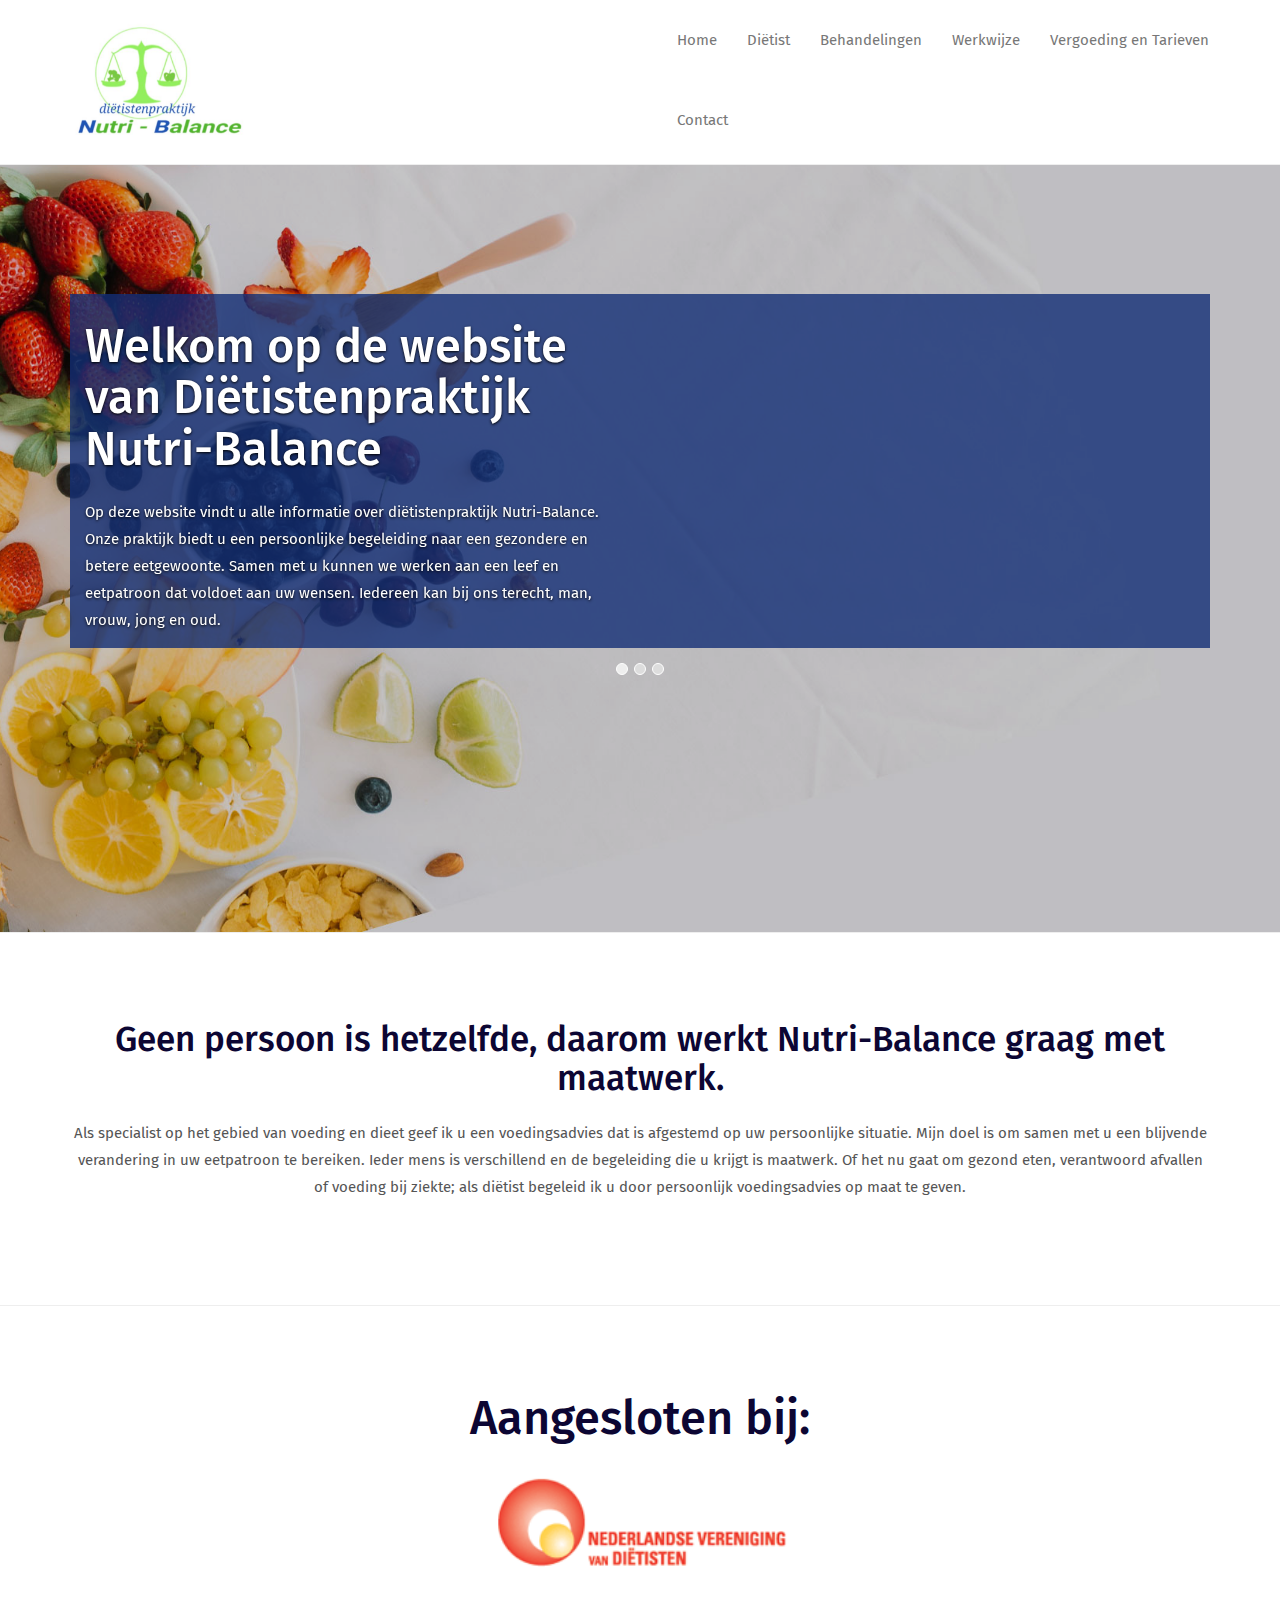
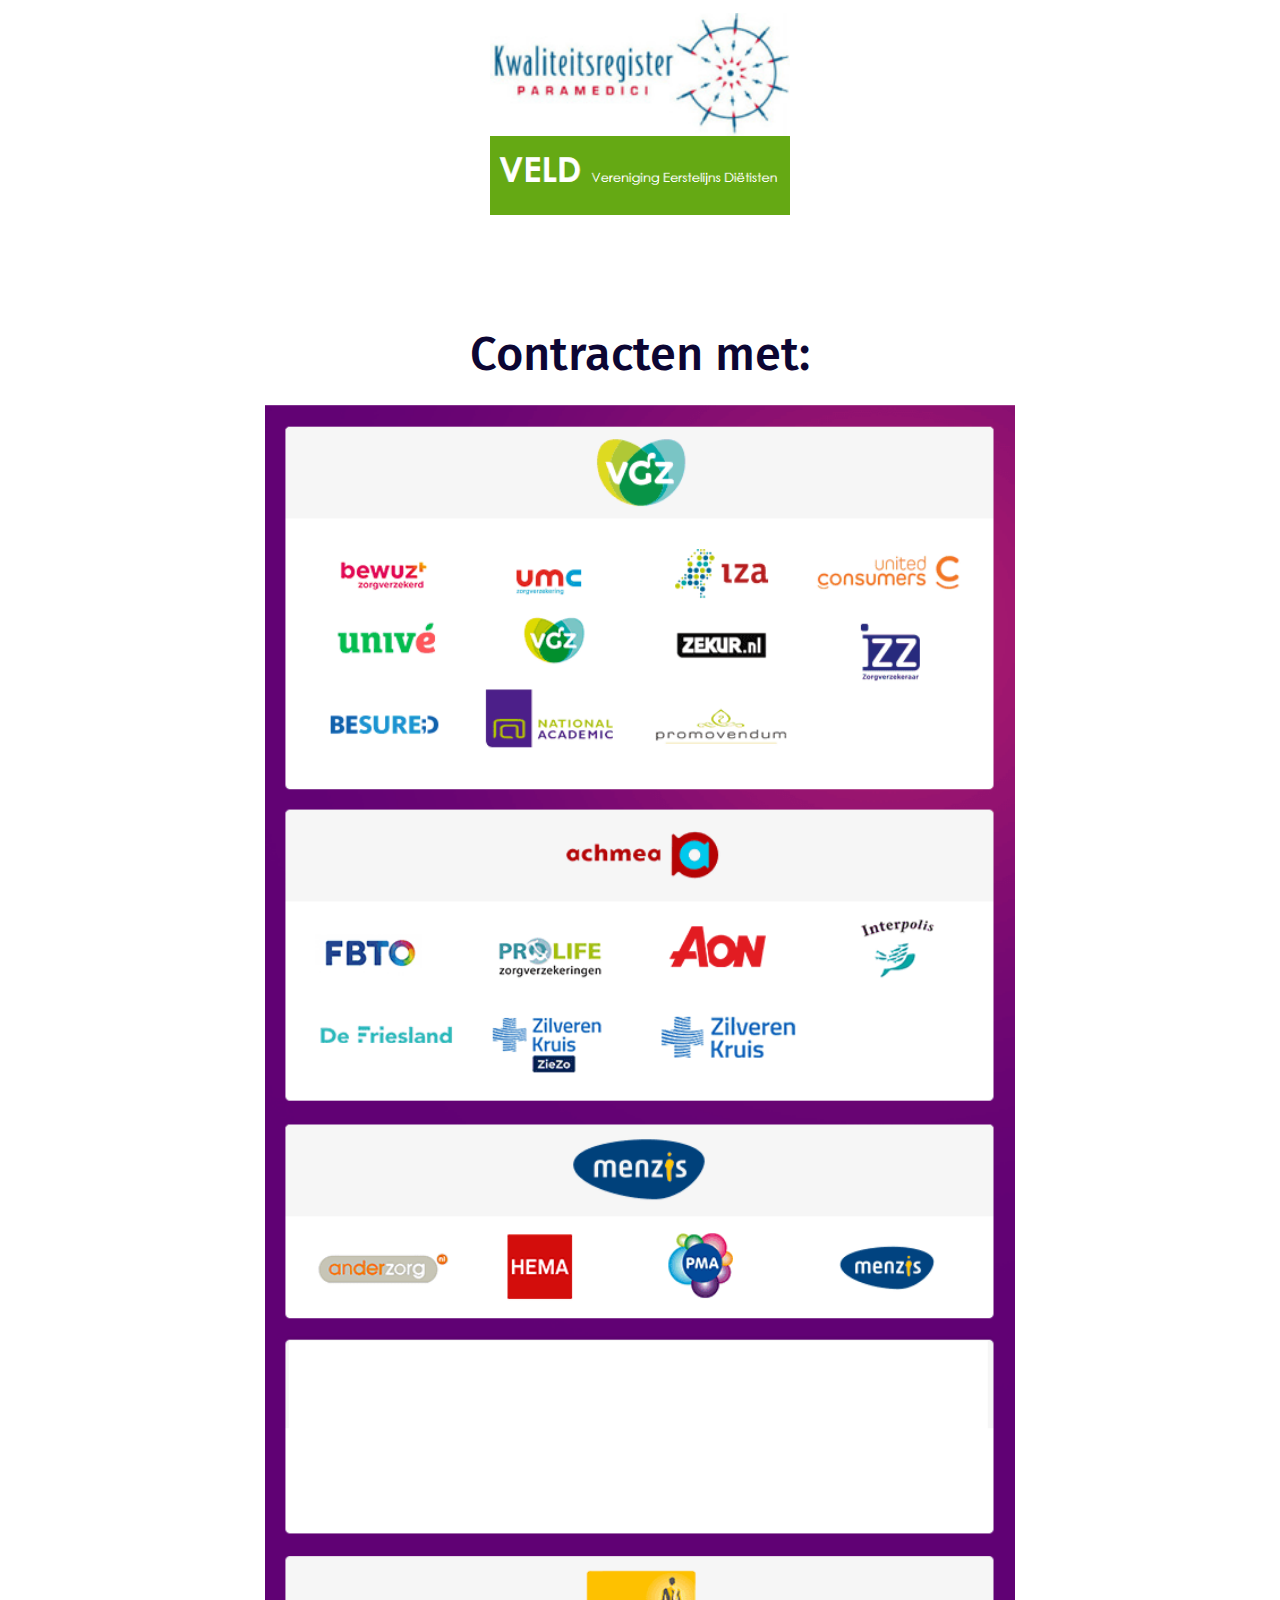
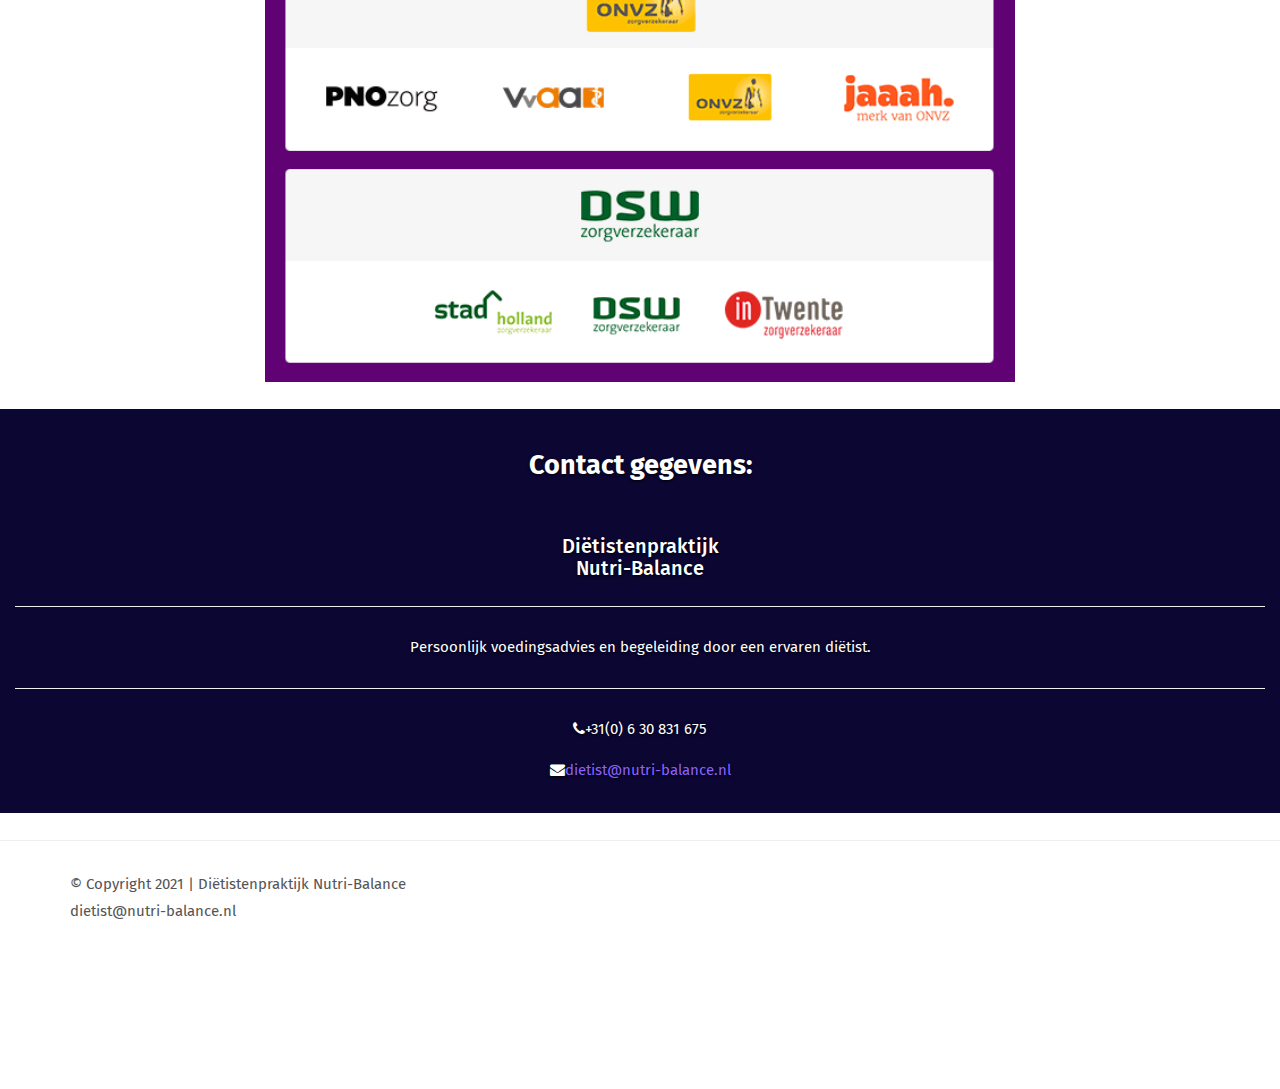
<file: index.html>
<!DOCTYPE html>
<html lang="en">

<head>
  <meta charset="UTF-8">
  <meta content="IE=edge" http-equiv="X-UA-Compatible">
  <meta content="width=device-width,initial-scale=1" name="viewport">
  <meta content="description" name="description">
  <meta name="google" content="notranslate" />
  <meta content="Mashup templates have been developped by Orson.io team" name="author">

  <!-- Disable tap highlight on IE -->
  <meta name="msapplication-tap-highlight" content="no">
  
  <link href="./assets/apple-touch-icon.png" rel="apple-touch-icon">
  <link href="./assets/favicon.ico" rel="icon">

 

  <title>Home</title>  

	<link href="./main.a3f694c0.css" rel="stylesheet">
</head>

    <style>

    </style>

<body>

     <!-- Add your content of header -->
    <header>
      <nav class="navbar  navbar-fixed-top navbar-default">
        <div class="container">
            <div class="collapse navbar-collapse" id="navbar-collapse-uarr">
                <ul class="nav navbar-nav navbar-right navbar-header">
                    <li>
                        <img class="logo" src="./assets/images/logo.png">
                        <!-- <a href="./index.html" title=""> <img class="logo" src="./assets/images/logo.jpg">
                        </a> -->
                    </li>
                    <li><a href="./index.html" title="" class="active">Home</a></li>
                    <li><a href="./dietist.html" title="">Diëtist</a></li>
                    <li><a href="./behandelingen.html" title="">Behandelingen</a></li>
                    <li><a href="./werkwijze.html" title="">Werkwijze</a></li>
                    <li><a href="./vergoedingentarieven.html" title="">Vergoeding en Tarieven</a></li>
                    <li><a href="./contact.html" title="">Contact</a></li>
                </ul>
            </div>
        </div>
      </nav>
    </header>



<div class="white-text-container background-image-container" style="background-image: url('./assets/images/img-home.jpg')">
    <div class="opacity"></div>
    <div class="container">
        <div class="row">
           
            <div class="section-container">
                <div class="container">
                        <div class="row">
                            <div class="col-xs-12">


                                <div id="carouselExampleIndicators" class="carousel slide" data-ride="carousel">
                                    
                                    <div class="carousel-inner" role="listbox">
                                        <div class="item active">
                                            <div class="col-md-6">
                                                <h1>Welkom op de website van Diëtistenpraktijk Nutri-Balance</h1>
                                                <p>Op deze website vindt u alle informatie over diëtistenpraktijk Nutri-Balance. Onze praktijk biedt u een persoonlijke begeleiding naar een gezondere en betere eetgewoonte. Samen met u kunnen we werken aan een leef en eetpatroon dat voldoet aan uw wensen. Iedereen kan bij ons terecht, man, vrouw, jong en oud. </p>
                                            </div>                                        
                                        </div>
                                        <div class="item">
                                            <div class="col-md-6">
                                                <h1>Waarom Nutri-Balance?</h1>
                                                <p>Diëtistenpraktijk Nutri-Balance is gespecialiseerd in voedings- en dieetadviezen. Voeding is een basisbehoefte van de mens. Het lichaam kan niet zonder voeding en kan alleen optimaal functioneren indien de voeding in balans is. Een goed samengesteld voedingspatroon zorgt voor vodoende energie en voedingsstoffen voor uw lichaam. Tevens verkleint het de kans op ziektes, zoals diabetes mellitus, kanker en hart- en vaatziekten, en u voelt zich fitter.  
                                                    <br>
                                                    <br>
                                                    <br>
                                                    <a href="./behandelingen.html" title="" class="btn btn-primary btn-lg">Meer informatie</a>
                                                    <br>
                                                </p>
                                            </div>
                                        </div>
                                        <div class="item">
                                            <div class="col-md-6">
                                                <h1>Wist je dat</h1>
                                                <p>Minder lichaamsvet je meer energie geeft?
                                                 <hr>   
                                                 <p>Wil je graag advies op maat? Bel of mail info@nutri-balance.nl</p>
                                                <br>
                                                    <a href="./contact.html" title="" class="btn btn-primary btn-lg">Meer informatie</a>
                                                </p>
                                            </div>
                                        </div>
                                    </div>
                                    <ol class="carousel-indicators">
                                        <li data-target="#carouselExampleIndicators" data-slide-to="0" class="active"></li>
                                        <li data-target="#carouselExampleIndicators" data-slide-to="1"></li>
                                        <li data-target="#carouselExampleIndicators" data-slide-to="2"></li>
                                    </ol>
                                </div>


                            </div>
                        </div>
                </div>
            </div>

        </div>
    </div>
</div>


<div class="section-container border-section-container">
    <div class="container">
            <div class="row">
                <div class="col-md-12 section-container-spacer">
                    <div class="text-center">
                        <h2>Geen persoon is hetzelfde, daarom werkt Nutri-Balance graag met maatwerk.</h2>
                        <p>Als specialist op het gebied van voeding en dieet geef ik u een voedingsadvies dat is afgestemd op uw persoonlijke situatie. Mijn doel is om samen met u een blijvende verandering in uw eetpatroon te bereiken. Ieder mens is verschillend en de begeleiding die u krijgt is maatwerk. Of het nu gaat om gezond eten, verantwoord afvallen of voeding bij ziekte; als diëtist begeleid ik u door persoonlijk voedingsadvies op maat te geven. </p>
                    </div>
                </div>
            </div>
    </div>
</div>

<div class="section-container">
    <div class="container">
        <div class="row">
              <div class="col-xs-12 col-md-8 col-md-offset-2">
                <div class="text-center">
                <h1>Aangesloten bij:</h1>
                </div>
                <div class="img-resize">
                    <a href="https://www.nvdietist.nl/" title="Nederlandse Vereniging van Diëtisten" target="_blank"><img src="./assets/images/logo_nvd.png" alt=""></a>
                </div>
                <br>
                <div class="img-resize">
                    <a href="https://www.kwaliteitsregisterparamedici.nl/beroepen/beroep.aspx?onderwerp=dietist/" title="kwaliteitsregisterparamedici" target="_blank"><img src="./assets/images/logo_kwaliteits_register.png" alt=""></a>
                </div >
                <div class="img-resize">
                    <a href="https://www.dietistinhetveld.nl/" title="dietistinhetveld" target="_blank"><img src="./assets/images/logo_VELD.png" alt=""></a>
                </div>
         </div>
    </div>
</div>

<br>


<div class="section-container">
    <div class="container">
        <div class="row">
              <div class="col-xs-12 col-md-8 col-md-offset-2">
                <div class="text-center">
                    <h1>Contracten met:</h1>
                </div>
                <div>
                    <a href="https://www.independer.nl/zorgverzekering/info/overzicht-markt" title="independer" target="_blank"><img src="./assets/images/2021-zorgverzekeraar.png" alt=""></a>
                </div>
         </div>
    </div>
</div>

<br>

<div class="wrapper">
    <div class="white-text-container">
            <div class="text-center">
                <h3><strong>Contact gegevens:</strong></h3>
                <br>
                 <p>
                    <div class="pl_about_us_widget  ">
                        <h4> Diëtistenpraktijk <br> Nutri-Balance </h4>
                        <hr>
                        <p>Persoonlijk voedingsadvies en begeleiding door een ervaren diëtist. </p>
                        <hr>
                        <p class='contact_detail'><i class='fa fa-phone'></i><span>+31(0) 6 30 831 675</span></p>
                        <p class='contact_detail'><i class='fa fa-envelope'></i><span><a href='mailto:dietist@nutri-balance.nl'>dietist@nutri-balance.nl</a></span></p>   
                    </div>
                </p>
            </div>
    </div>
</div>

<br>

<footer>
    <div class="section-container footer-container">
        <div class="container">
            <div class="row">
                    <div class="col-md-4">
                        <p>© Copyright 2021 | Diëtistenpraktijk Nutri-Balance dietist@nutri-balance.nl</p>    
                    </div>
            </div>
        </div>
    </div>
</footer>

<script>
  document.addEventListener("DOMContentLoaded", function (event) {
    navActivePage();
  });
</script>

<script type="text/javascript" src="./main.41beeca9.js"></script></body>

</html>
</file>
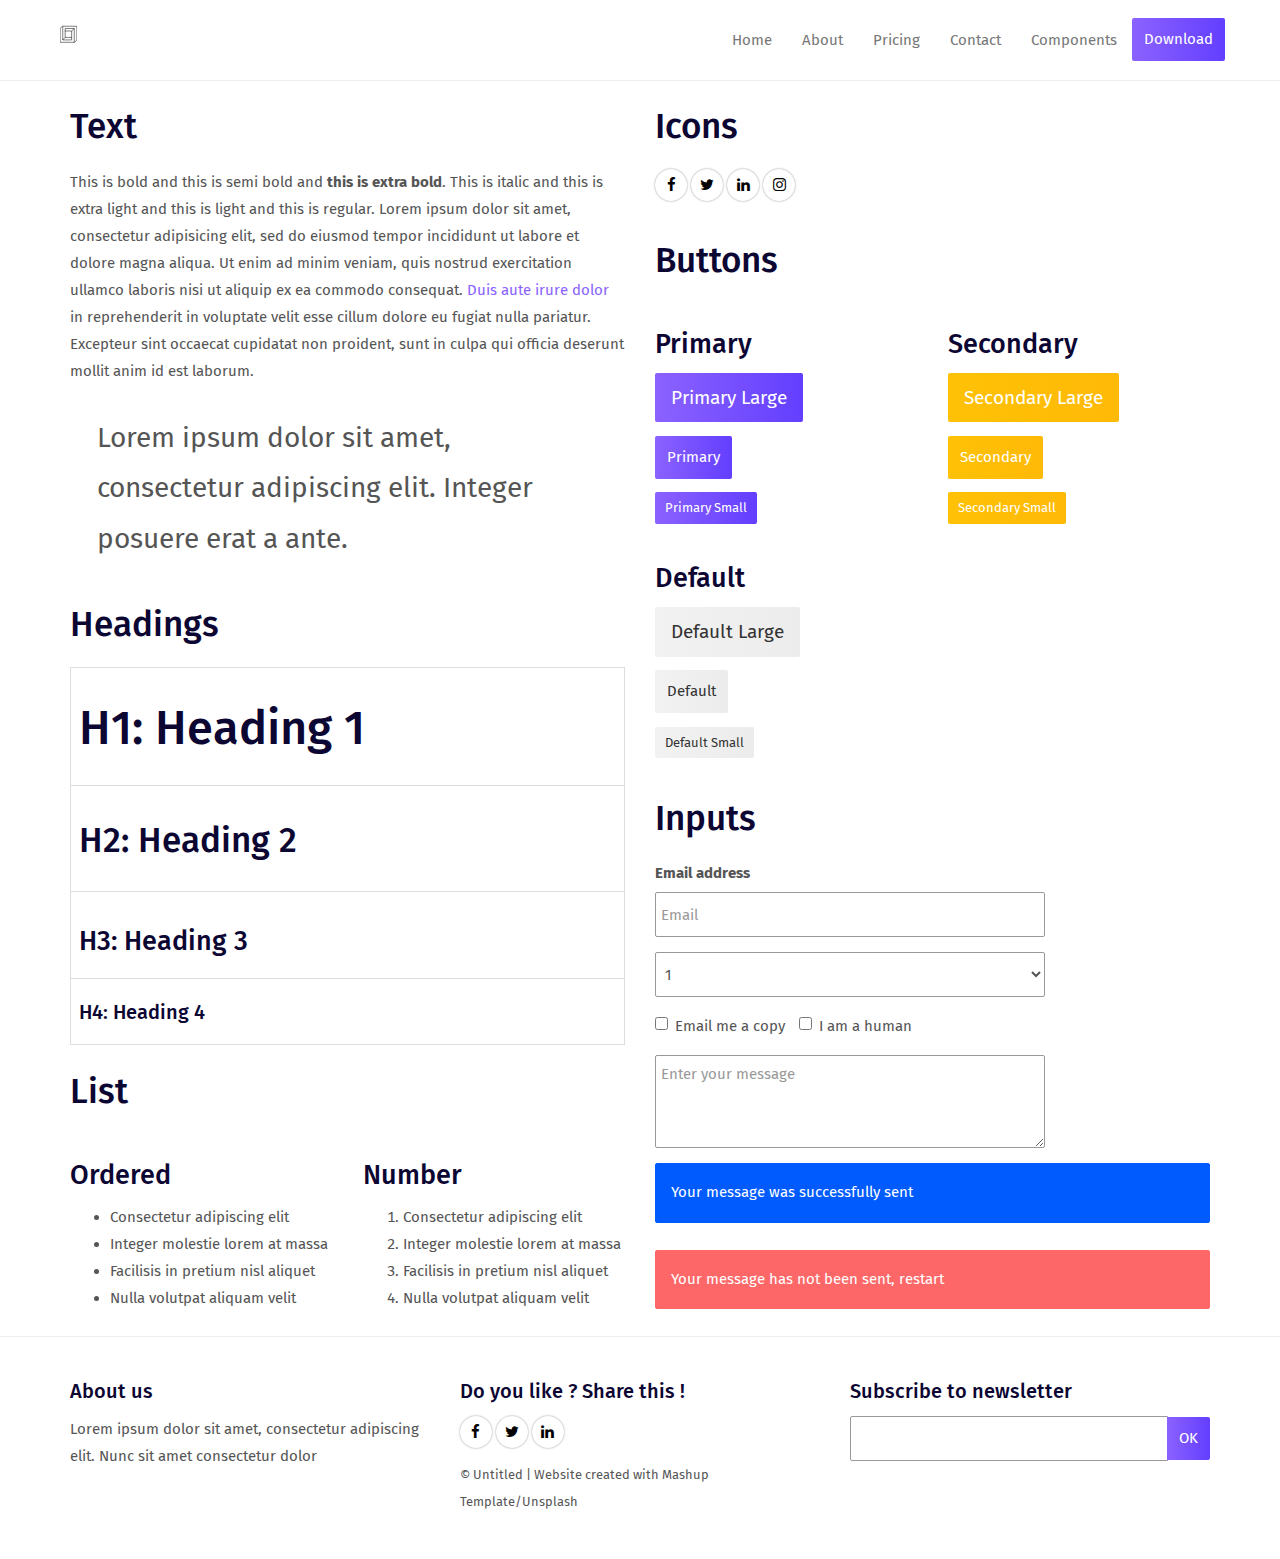
<file: components.html>
<!DOCTYPE html>
<html lang="en">

<head>
  <meta charset="UTF-8">
  <meta content="IE=edge" http-equiv="X-UA-Compatible">
  <meta content="width=device-width,initial-scale=1" name="viewport">
  <meta content="description" name="description">
  <meta name="google" content="notranslate" />
  <meta content="Mashup templates have been developped by Orson.io team" name="author">

  <!-- Disable tap highlight on IE -->
  <meta name="msapplication-tap-highlight" content="no">
  
  <link href="./assets/apple-touch-icon.png" rel="apple-touch-icon">
  <link href="./assets/favicon.ico" rel="icon">

 

  <title>Title page</title>  

<link href="./main.a3f694c0.css" rel="stylesheet"></head>

<body>

 <!-- Add your content of header -->
<header>
  <nav class="navbar  navbar-fixed-top navbar-default">
    <div class="container">
      <div class="navbar-header">
        <button type="button" class="navbar-toggle uarr collapsed" data-toggle="collapse" data-target="#navbar-collapse-uarr">
          <span class="sr-only">Toggle navigation</span>
          <span class="icon-bar"></span>
          <span class="icon-bar"></span>
          <span class="icon-bar"></span>
        </button>
        <a class="navbar-brand" href="./index.html" title="">
          <img src="./assets/images/mashuptemplate.svg" class="navbar-logo-img" alt="">
        </a>
      </div>

      <div class="collapse navbar-collapse" id="navbar-collapse-uarr">
        <ul class="nav navbar-nav navbar-right">
          <li><a href="./index.html" title="" class="active">Home</a></li>
          <li><a href="./about.html" title=""> About</a></li>
          <li><a href="./pricing.html" title=""> Pricing </a></li>
          <li><a href="./contact.html" title="">Contact</a></li>
          <li><a href="./components.html" title="">Components</a></li>
          <li>
            <p>
              <a href="./download.html" class="btn btn-primary navbar-btn" title="">Download</a>
            </p>
          </li>
          
        </ul>
      </div>
    </div>
  </nav>
</header>



<!-- Add your site or app content here -->
<div class="container">
    <div class="row">
      <div class="col-xs-12 col-md-6">

        <div class="template-example">
          <h2 class="template-title-example">Text</h2>
          <p>This is bold and this is semi bold and <b>this is extra bold</b>. This is italic and this is extra light and this is light
          and this is regular. Lorem ipsum dolor sit amet, consectetur adipisicing elit, sed do eiusmod
          tempor incididunt ut labore et dolore magna aliqua. Ut enim ad minim veniam,
          quis nostrud exercitation ullamco laboris nisi ut aliquip ex ea commodo
          consequat. <a href="">Duis aute irure dolor</a> in reprehenderit in voluptate velit esse
          cillum dolore eu fugiat nulla pariatur. Excepteur sint occaecat cupidatat non
          proident, sunt in culpa qui officia deserunt mollit anim id est laborum.

          <blockquote>
            <p>Lorem ipsum dolor sit amet, consectetur adipiscing elit. Integer posuere erat a ante.</p>
          </blockquote>
          
          </p>
        </div>

        <div class="template-example">
          <h2 class="template-title-example">Headings</h2>
          
          <table class="table table-bordered">
            <tr><td><h1>H1: Heading 1</h1></td></tr>
            <tr><td><h2>H2: Heading 2</h2></td></tr>
            <tr><td><h3>H3: Heading 3</h3></td></tr>
            <tr><td><h4>H4: Heading 4</h4></td></tr>
          </table>
          
        </div>

        
        <div class="template-example">
          <h2 class="template-title-example">List</h2>
          <div class="row">
            <div class="col-md-6">
              <h3 class="template-title-example">Ordered</h3>
              <ul>
                <li>Consectetur adipiscing elit</li>
                <li>Integer molestie lorem at massa</li>
                <li>Facilisis in pretium nisl aliquet</li>
                <li>Nulla volutpat aliquam velit</li>
              </ul>
            </div>
            <div class="col-md-6">
              <h3 class="template-title-example">Number</h3>
              <ol>
                <li>Consectetur adipiscing elit</li>
                <li>Integer molestie lorem at massa</li>
                <li>Facilisis in pretium nisl aliquet</li>
                <li>Nulla volutpat aliquam velit</li>
              </ol>
            </div>
          </div>
        </div>
        

        
      </div>

      <div class="col-xs-12 col-md-6">
        <div class="template-example">
          
          <div class="row">
            
            <div class="col-md-6">
                <h2 class="template-title-example">Icons</h2>
                <p>
                    <span class="fa-icon">
                      <i class="fa fa-facebook"></i>
                    </span>
                  
                    <span class="fa-icon">
                      <i class="fa fa-twitter"></i>
                    </span>
                  
                    <span class="fa-icon">
                      <i class="fa fa-linkedin"></i>
                    </span>
                 
                    <span class="fa-icon">
                      <i class="fa fa-instagram"></i>
                    </span>
                  
                </p>
            </div>

          </div>


          


        </div>

        <div class="template-example">
          <h2 class="template-title-example">Buttons</h2>
          <div class="row">
            <div class="col-md-6">
              <h3 class="template-title-example">Primary</h2>
              <div class="row">
                  <div class="col-md-6">
                  <p><a href="" class="btn btn-primary btn-lg">Primary Large</a></p>
                  <p><a href="" class="btn btn-primary">Primary </a></p>
                  <p><a href="" class="btn btn-primary btn-sm">Primary Small</a></p>
                </div>
              </div>

              <h3 class="template-title-example">Default</h2>
              <div class="row">
                  <div class="col-md-6">
                  <p><a href="" class="btn btn-default btn-lg">Default Large</a></p>
                  <p><a href="" class="btn btn-default">Default </a></p>
                  <p><a href="" class="btn btn-default btn-sm">Default Small</a></p>
                </div>
              </div>

            </div>

            <div class="col-md-6">
              <h3 class="template-title-example">Secondary</h2>
              <div class="row">
                  <div class="col-md-6">
                  <p><a href="" class="btn btn-info btn-lg">Secondary Large</a></p>
                  <p><a href="" class="btn btn-info">Secondary </a></p>
                  <p><a href="" class="btn btn-info btn-sm">Secondary Small</a></p>
                </div>
              </div>
            </div>
          </div>
        </div>
        
        <div class="template-example">
          <h2 class="template-title-example">Inputs</h2>

            <div class="form-group">
              <label for="exampleInputEmail1">Email address</label>
              <input type="email" class="form-control" id="exampleInputEmail1" placeholder="Email">
            </div>

            <div class="form-group">
              <select class="form-control">
                <option>1</option>
                <option>2</option>
                <option>3</option>
                <option>4</option>
                <option>5</option>
              </select>
            </div>

            <div class="form-group">
              <label class="checkbox-inline">
                <input 
                type="checkbox" id="inlineCheckbox1" value="option1"> Email me a copy
              </label>
              <label class="checkbox-inline">
                <input type="checkbox" id="inlineCheckbox2" value="option2"> I am a human
              </label>
            </div>

            <div class="form-group">
              <textarea class="form-control" rows="3" placeholder="Enter your message"></textarea>
            </div>
            
            <div class="alert alert-success" role="alert">Your message was successfully sent</div>
            <div class="alert alert-danger" role="alert">Your message has not been sent, restart</div>
        </div>




      </div>
    </div>
</div>
<footer>
    <div class="section-container footer-container">
        <div class="container">
            <div class="row">
                    <div class="col-md-4">
                        <h4>About us</h4>
                        <p>Lorem ipsum dolor sit amet, consectetur adipiscing elit. Nunc sit amet consectetur dolor</p>
                    </div>

                    <div class="col-md-4">
                        <h4>Do you like ? Share this !</h4>
                        <p>
                            <a href="https://facebook.com/" class="social-round-icon white-round-icon fa-icon" title="">
                            <i class="fa fa-facebook" aria-hidden="true"></i>
                          </a>
                          <a href="https://twitter.com/" class="social-round-icon white-round-icon fa-icon" title="">
                            <i class="fa fa-twitter" aria-hidden="true"></i>
                          </a>
                          <a href="https://www.linkedin.com/" class="social-round-icon white-round-icon fa-icon" title="">
                            <i class="fa fa-linkedin" aria-hidden="true"></i>
                          </a>
                        </p>
                        <p><small>© Untitled | Website created with <a href="http://www.mashup-template.com/" class="link-like-text" title="Create website with free html template">Mashup Template</a>/<a href="http://www.unsplash.com/" class="link-like-text" title="Beautiful Free Images">Unsplash</a></small></p>    
                    </div>

                    <div class="col-md-4">
                        <h4>Subscribe to newsletter</h4>
                        
                        <div class="form-group">
                            <div class="input-group">
                                <input type="text" class="form-control footer-input-text">
                                <div class="input-group-btn">
                                    <button type="button" class="btn btn-primary btn-newsletter ">OK</button>
                                </div>
                            </div>
                        </div>


                    </div>
            </div>
        </div>
    </div>
</footer>

<script>
  document.addEventListener("DOMContentLoaded", function (event) {
    navActivePage();
  });
</script>

<!-- Google Analytics: change UA-XXXXX-X to be your site's ID 

<script>
  (function (i, s, o, g, r, a, m) {
    i['GoogleAnalyticsObject'] = r; i[r] = i[r] || function () {
      (i[r].q = i[r].q || []).push(arguments)
    }, i[r].l = 1 * new Date(); a = s.createElement(o),
      m = s.getElementsByTagName(o)[0]; a.async = 1; a.src = g; m.parentNode.insertBefore(a, m)
  })(window, document, 'script', '//www.google-analytics.com/analytics.js', 'ga');
  ga('create', 'UA-XXXXX-X', 'auto');
  ga('send', 'pageview');
</script>

--> 
<script type="text/javascript" src="./main.41beeca9.js"></script></body>

</html>
</file>
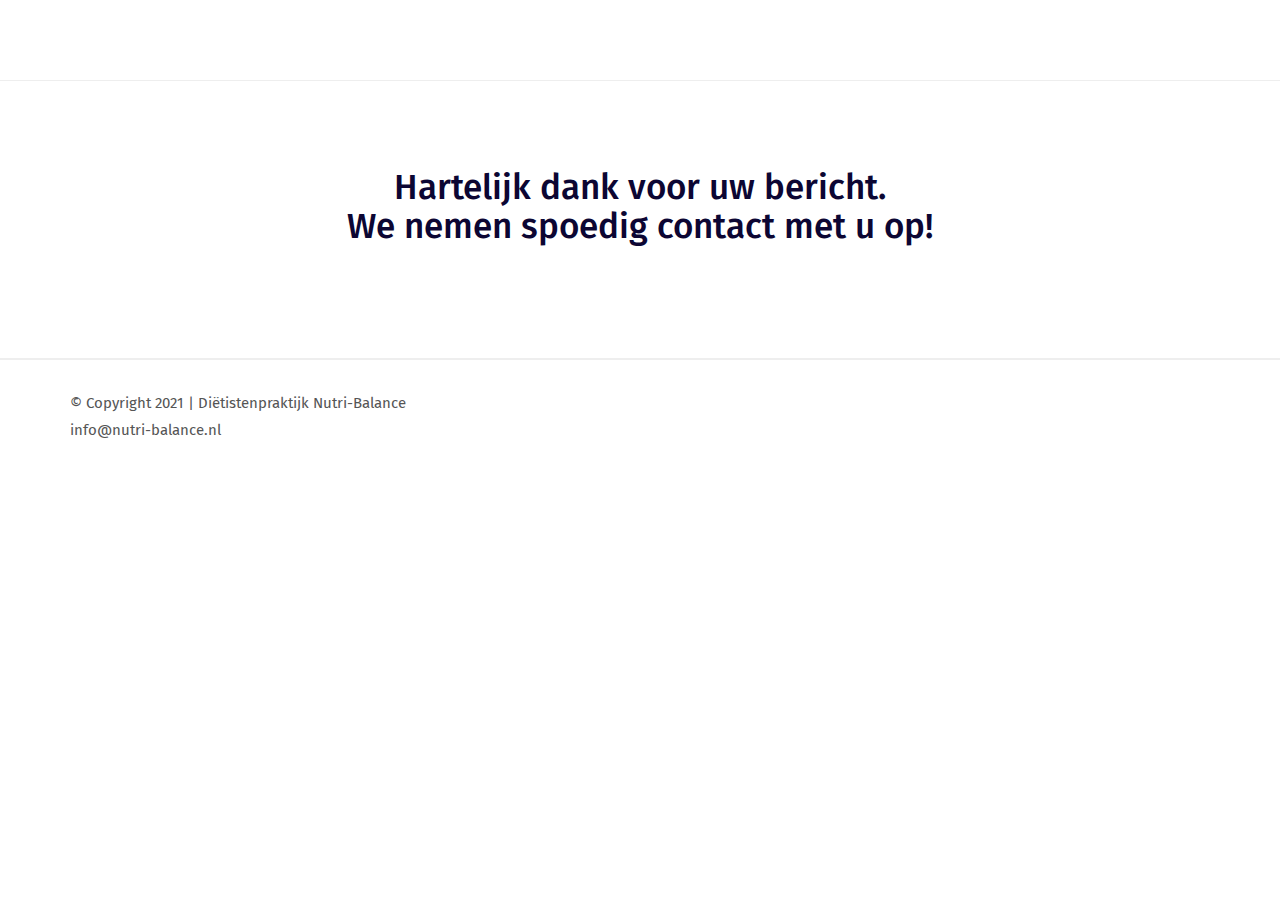
<file: contact-form-thank-you.html>
<!DOCTYPE html>
<html lang="en">

<head>
  <meta charset="UTF-8">
  <meta content="IE=edge" http-equiv="X-UA-Compatible">
  <meta content="width=device-width,initial-scale=1" name="viewport">
  <meta content="description" name="description">
  <meta name="google" content="notranslate" />
  <meta content="Mashup templates have been developped by Orson.io team" name="author">

  <!-- Disable tap highlight on IE -->
  <meta name="msapplication-tap-highlight" content="no">
  
  <link href="./assets/apple-touch-icon.png" rel="apple-touch-icon">
  <link href="./assets/favicon.ico" rel="icon">

 

  <title>Thank you!</title>  

  <link href="./main.a3f694c0.css" rel="stylesheet">
</head>

    <style>

    </style>
  <body>

    <div class="section-container border-section-container">
    <div class="container">
            <div class="row">
                <div class="col-md-12 section-container-spacer">
                    <div class="text-center">
                        <h2>Hartelijk dank voor uw bericht.<br> We nemen spoedig contact met u op!</h2>
                    </div>
                </div>

            </div>
    </div>
</div>


    <script language="JavaScript">
    // Code for validating the form
    // Visit http://www.javascript-coder.com/html-form/javascript-form-validation.phtml
    // for details
    var frmvalidator  = new Validator("contactform");
    frmvalidator.addValidation("name","req","Please provide your name"); 
    frmvalidator.addValidation("email","req","Please provide your email"); 
    frmvalidator.addValidation("email","email","Please enter a valid email address"); 
    </script>
    <!--
    Sample code from:
    http://www.html-form-guide.com/contact-form/php-email-contact-form.html
    -->    
  </body>

  <footer>
    <div class="section-container footer-container">
        <div class="container">
            <div class="row">
                    <div class="col-md-4">
                        <p>© Copyright 2021 | Diëtistenpraktijk Nutri-Balance info@nutri-balance.nl</p>    
                    </div>
            </div>
        </div>
    </div>
</footer>

</html>
</file>
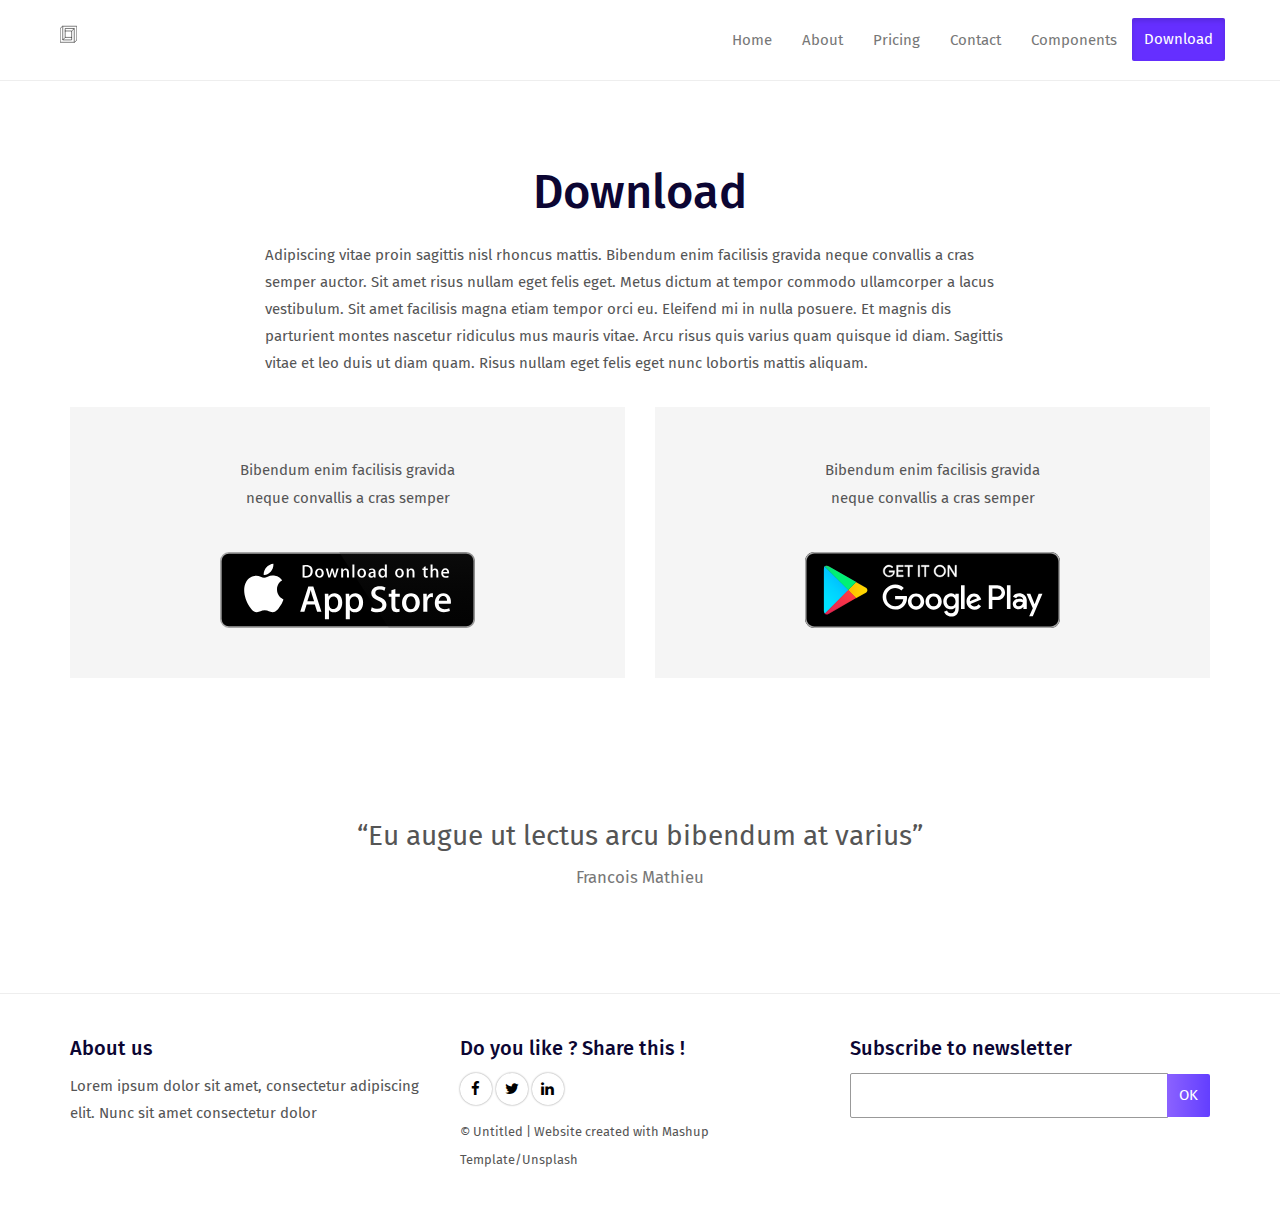
<file: download.html>
<!DOCTYPE html>
<html lang="en">

<head>
  <meta charset="UTF-8">
  <meta content="IE=edge" http-equiv="X-UA-Compatible">
  <meta content="width=device-width,initial-scale=1" name="viewport">
  <meta content="description" name="description">
  <meta name="google" content="notranslate" />
  <meta content="Mashup templates have been developped by Orson.io team" name="author">

  <!-- Disable tap highlight on IE -->
  <meta name="msapplication-tap-highlight" content="no">
  
  <link href="./assets/apple-touch-icon.png" rel="apple-touch-icon">
  <link href="./assets/favicon.ico" rel="icon">

 

  <title>Title page</title>  

<link href="./main.a3f694c0.css" rel="stylesheet"></head>

<body>

 <!-- Add your content of header -->
<header>
  <nav class="navbar  navbar-fixed-top navbar-default">
    <div class="container">
      <div class="navbar-header">
        <button type="button" class="navbar-toggle uarr collapsed" data-toggle="collapse" data-target="#navbar-collapse-uarr">
          <span class="sr-only">Toggle navigation</span>
          <span class="icon-bar"></span>
          <span class="icon-bar"></span>
          <span class="icon-bar"></span>
        </button>
        <a class="navbar-brand" href="./index.html" title="">
          <img src="./assets/images/mashuptemplate.svg" class="navbar-logo-img" alt="">
        </a>
      </div>

      <div class="collapse navbar-collapse" id="navbar-collapse-uarr">
        <ul class="nav navbar-nav navbar-right">
          <li><a href="./index.html" title="" class="active">Home</a></li>
          <li><a href="./about.html" title=""> About</a></li>
          <li><a href="./pricing.html" title=""> Pricing </a></li>
          <li><a href="./contact.html" title="">Contact</a></li>
          <li><a href="./components.html" title="">Components</a></li>
          <li>
            <p>
              <a href="./download.html" class="btn btn-primary navbar-btn" title="">Download</a>
            </p>
          </li>
          
        </ul>
      </div>
    </div>
  </nav>
</header>




<div class="section-container">
    <div class="container">
    
        <div class="row">
            <div class="col-xs-12 col-md-8 col-md-offset-2">
                <div class="section-container-spacer">
                    <div class="text-center">
                        <h1>Download</h1>
                    </div>
                    <p>Adipiscing vitae proin sagittis nisl rhoncus mattis. Bibendum enim facilisis gravida neque convallis
                        a cras semper auctor. Sit amet risus nullam eget felis eget. Metus dictum at tempor commodo ullamcorper
                        a lacus vestibulum. Sit amet facilisis magna etiam tempor orci eu. Eleifend mi in nulla posuere.
                        Et magnis dis parturient montes nascetur ridiculus mus mauris vitae. Arcu risus quis varius quam
                        quisque id diam. Sagittis vitae et leo duis ut diam quam. Risus nullam eget felis eget nunc lobortis
                        mattis aliquam.
                    </p>
                </div>
            </div>
        </div>

        <div class="row">
            <div class="col-md-6 ">
                <div class="download-card ">
                    <p>Bibendum enim facilisis gravida <br>neque convallis a cras semper </p>
                    <br>
                    <a href="https://itunes.apple.com/fr/genre/mac/" title=""> <img src="./assets/images/app-store-apple.svg" class="img-responsive" alt=""></a>
                </div>
            </div>
            <div class="col-md-6 ">
                <div class="download-card">
                    <p>Bibendum enim facilisis gravida <br>neque convallis a cras semper </p>
                    <br>
                    <a href="https://play.google.com/store/apps" title=""> <img src="./assets/images/google-play.svg" class="img-responsive" alt=""></a>
                </div>
                    
            </div>
        </div>
    </div>
</div>           


<div class="section-container">
    <div class="container">
        <div class="row">
            <div class="col-xs-12">

                <div class="text-center">
                    <blockquote>
                        <p>“Eu augue ut lectus arcu bibendum at varius”
                            <small class="">Francois Mathieu</small>
                        </p>
                    </blockquote>
                </div>

                

</div>
        </div>
    </div>
</div>





<footer>
    <div class="section-container footer-container">
        <div class="container">
            <div class="row">
                    <div class="col-md-4">
                        <h4>About us</h4>
                        <p>Lorem ipsum dolor sit amet, consectetur adipiscing elit. Nunc sit amet consectetur dolor</p>
                    </div>

                    <div class="col-md-4">
                        <h4>Do you like ? Share this !</h4>
                        <p>
                            <a href="https://facebook.com/" class="social-round-icon white-round-icon fa-icon" title="">
                            <i class="fa fa-facebook" aria-hidden="true"></i>
                          </a>
                          <a href="https://twitter.com/" class="social-round-icon white-round-icon fa-icon" title="">
                            <i class="fa fa-twitter" aria-hidden="true"></i>
                          </a>
                          <a href="https://www.linkedin.com/" class="social-round-icon white-round-icon fa-icon" title="">
                            <i class="fa fa-linkedin" aria-hidden="true"></i>
                          </a>
                        </p>
                        <p><small>© Untitled | Website created with <a href="http://www.mashup-template.com/" class="link-like-text" title="Create website with free html template">Mashup Template</a>/<a href="http://www.unsplash.com/" class="link-like-text" title="Beautiful Free Images">Unsplash</a></small></p>    
                    </div>

                    <div class="col-md-4">
                        <h4>Subscribe to newsletter</h4>
                        
                        <div class="form-group">
                            <div class="input-group">
                                <input type="text" class="form-control footer-input-text">
                                <div class="input-group-btn">
                                    <button type="button" class="btn btn-primary btn-newsletter ">OK</button>
                                </div>
                            </div>
                        </div>


                    </div>
            </div>
        </div>
    </div>
</footer>

<script>
  document.addEventListener("DOMContentLoaded", function (event) {
    navActivePage();
  });
</script>

<!-- Google Analytics: change UA-XXXXX-X to be your site's ID 

<script>
  (function (i, s, o, g, r, a, m) {
    i['GoogleAnalyticsObject'] = r; i[r] = i[r] || function () {
      (i[r].q = i[r].q || []).push(arguments)
    }, i[r].l = 1 * new Date(); a = s.createElement(o),
      m = s.getElementsByTagName(o)[0]; a.async = 1; a.src = g; m.parentNode.insertBefore(a, m)
  })(window, document, 'script', '//www.google-analytics.com/analytics.js', 'ga');
  ga('create', 'UA-XXXXX-X', 'auto');
  ga('send', 'pageview');
</script>

--> 
<script type="text/javascript" src="./main.41beeca9.js"></script></body>

</html>
</file>
<file: main.a3f694c0.css>
@import url(https://fonts.googleapis.com/css?family=La+Belle+Aurore|Fira+Sans:400,700);
@import url(https://maxcdn.bootstrapcdn.com/font-awesome/4.7.0/css/font-awesome.min.css); /*!
 * Bootstrap v3.3.7 (http://getbootstrap.com)
 * Copyright 2011-2016 Twitter, Inc.
 * Licensed under MIT (https://github.com/twbs/bootstrap/blob/master/LICENSE)
 */
/*! normalize.css v3.0.3 | MIT License | github.com/necolas/normalize.css */
html {
  font-family: sans-serif;
  -ms-text-size-adjust: 100%;
  -webkit-text-size-adjust: 100%;
}
body {
  margin: 0;
}
article,
aside,
details,
figcaption,
figure,
footer,
header,
hgroup,
main,
menu,
nav,
section,
summary {
  display: block;
}
audio,
canvas,
progress,
video {
  display: inline-block;
  vertical-align: baseline;
}
audio:not([controls]) {
  display: none;
  height: 0;
}
[hidden],
template {
  display: none;
}
a {
  background-color: transparent;
}
a:active,
a:hover {
  outline: 0;
}
abbr[title] {
  border-bottom: 1px dotted;
}
b,
strong {
  font-weight: 700;
}
dfn {
  font-style: italic;
}
h1 {
  font-size: 2em;
  margin: 0.67em 0;
}
mark {
  background: #ff0;
  color: #000;
}
small {
  font-size: 80%;
}
sub,
sup {
  font-size: 75%;
  line-height: 0;
  position: relative;
  vertical-align: baseline;
}
sup {
  top: -0.5em;
}
sub {
  bottom: -0.25em;
}
img {
  border: 0;
}
svg:not(:root) {
  overflow: hidden;
}
figure {
  margin: 1em 40px;
}
hr {
  box-sizing: content-box;
  height: 0;
}
pre {
  overflow: auto;
}
code,
kbd,
pre,
samp {
  font-family: monospace, monospace;
  font-size: 1em;
}
button,
input,
optgroup,
select,
textarea {
  color: inherit;
  font: inherit;
  margin: 0;
}
button {
  overflow: visible;
}
button,
select {
  text-transform: none;
}
button,
html input[type='button'],
input[type='reset'],
input[type='submit'] {
  -webkit-appearance: button;
  cursor: pointer;
}
button[disabled],
html input[disabled] {
  cursor: default;
}
button::-moz-focus-inner,
input::-moz-focus-inner {
  border: 0;
  padding: 0;
}
input {
  line-height: normal;
}
input[type='checkbox'],
input[type='radio'] {
  box-sizing: border-box;
  padding: 0;
}
input[type='number']::-webkit-inner-spin-button,
input[type='number']::-webkit-outer-spin-button {
  height: auto;
}
input[type='search'] {
  -webkit-appearance: textfield;
  box-sizing: content-box;
}
input[type='search']::-webkit-search-cancel-button,
input[type='search']::-webkit-search-decoration {
  -webkit-appearance: none;
}
fieldset {
  border: 1px solid silver;
  margin: 0 2px;
  padding: 0.35em 0.625em 0.75em;
}
textarea {
  overflow: auto;
}
optgroup {
  font-weight: 700;
}
table {
  border-collapse: collapse;
  border-spacing: 0;
}
td,
th {
  padding: 0;
}

/*! Source: https://github.com/h5bp/html5-boilerplate/blob/master/src/css/main.css */

@media print {
  *,
  :after,
  :before {
    background: transparent !important;
    color: #000 !important;
    box-shadow: none !important;
    text-shadow: none !important;
  }
  a,
  a:visited {
    text-decoration: underline;
  }
  a[href]:after {
    content: ' (' attr(href) ')';
  }
  abbr[title]:after {
    content: ' (' attr(title) ')';
  }
  a[href^='#']:after,
  a[href^='javascript:']:after {
    content: '';
  }
  blockquote,
  pre {
    border: 1px solid #999;
    page-break-inside: avoid;
  }
  thead {
    display: table-header-group;
  }
  img,
  tr {
    page-break-inside: avoid;
  }
  img {
    max-width: 100% !important;
  }
  h2,
  h3,
  p {
    orphans: 3;
    widows: 3;
  }
  h2,
  h3 {
    page-break-after: avoid;
  }
  .navbar {
    display: none;
  }
  .btn > .caret,
  .dropup > .btn > .caret {
    border-top-color: #000 !important;
  }
  .label {
    border: 1px solid #000;
  }
  .table {
    border-collapse: collapse !important;
  }
  .table td,
  .table th {
    background-color: #fff !important;
  }
  .table-bordered td,
  .table-bordered th {
    border: 1px solid #ddd !important;
  }
}
*,
:after,
:before {
  -webkit-box-sizing: border-box;
  -moz-box-sizing: border-box;
  box-sizing: border-box;
}
html {
  font-size: 10px;
  -webkit-tap-highlight-color: transparent;
}
body {
  font-family: Fira Sans, Helvetica, Arial, sans-serif;
  font-size: 15px;
  line-height: 1.81;
  color: #555;
  background-color: #fff;
}
button,
input,
select,
textarea {
  font-family: inherit;
  font-size: inherit;
  line-height: inherit;
}
a {
  color: #8b62ff;
  text-decoration: none;
}
a:focus,
a:hover {
  color: #5216ff;
  text-decoration: underline;
}
a:focus {
  outline: 5px auto -webkit-focus-ring-color;
  outline-offset: -2px;
}
figure {
  margin: 0;
}
img {
  vertical-align: middle;
}
.img-responsive {
  display: block;
  max-width: 100%;
  height: auto;
  margin-left: auto;
  margin-right: auto;
}
.img-rounded {
  border-radius: 2px;
}
.img-thumbnail {
  padding: 4px;
  line-height: 1.81;
  background-color: #fff;
  border: 1px solid #ddd;
  border-radius: 2px;
  -webkit-transition: all 0.2s ease-in-out;
  -o-transition: all 0.2s ease-in-out;
  transition: all 0.2s ease-in-out;
  display: inline-block;
  max-width: 100%;
  height: auto;
}
.img-circle {
  border-radius: 50%;
}
hr {
  margin-top: 27px;
  margin-bottom: 27px;
  border: 0;
  border-top: 1px solid #eee;
}
.sr-only {
  position: absolute;
  width: 1px;
  height: 1px;
  margin: -1px;
  padding: 0;
  overflow: hidden;
  clip: rect(0, 0, 0, 0);
  border: 0;
}
.sr-only-focusable:active,
.sr-only-focusable:focus {
  position: static;
  width: auto;
  height: auto;
  margin: 0;
  overflow: visible;
  clip: auto;
}
[role='button'] {
  cursor: pointer;
}
.h1,
.h2,
.h3,
.h4,
.h5,
.h6,
h1,
h2,
h3,
h4,
h5,
h6 {
  font-family: inherit;
  font-weight: 500;
  line-height: 1.1;
  color: #0c0633;
}
.h1 .small,
.h1 small,
.h2 .small,
.h2 small,
.h3 .small,
.h3 small,
.h4 .small,
.h4 small,
.h5 .small,
.h5 small,
.h6 .small,
.h6 small,
h1 .small,
h1 small,
h2 .small,
h2 small,
h3 .small,
h3 small,
h4 .small,
h4 small,
h5 .small,
h5 small,
h6 .small,
h6 small {
  font-weight: 400;
  line-height: 1;
  color: #777;
}
.h1,
.h2,
.h3,
h1,
h2,
h3 {
  margin-top: 27px;
  margin-bottom: 13.5px;
}
.h1 .small,
.h1 small,
.h2 .small,
.h2 small,
.h3 .small,
.h3 small,
h1 .small,
h1 small,
h2 .small,
h2 small,
h3 .small,
h3 small {
  font-size: 65%;
}
.h4,
.h5,
.h6,
h4,
h5,
h6 {
  margin-top: 13.5px;
  margin-bottom: 13.5px;
}
.h4 .small,
.h4 small,
.h5 .small,
.h5 small,
.h6 .small,
.h6 small,
h4 .small,
h4 small,
h5 .small,
h5 small,
h6 .small,
h6 small {
  font-size: 75%;
}
.h1,
h1 {
  font-size: 47px;
}
.h2,
h2 {
  font-size: 35px;
}
.h3,
h3 {
  font-size: 27px;
}
.h4,
h4 {
  font-size: 20px;
}
.h5,
h5 {
  font-size: 15px;
}
.h6,
h6 {
  font-size: 13px;
}
p {
  margin: 0 0 13.5px;
}
.lead {
  margin-bottom: 27px;
  font-size: 17px;
  font-weight: 300;
  line-height: 1.4;
}
@media (min-width: 768px) {
  .lead {
    font-size: 22.5px;
  }
}
.small,
small {
  font-size: 86%;
}
.mark,
mark {
  background-color: #fcf8e3;
  padding: 0.2em;
}
.text-left {
  text-align: left;
}
.text-right {
  text-align: right;
}
.text-center {
  text-align: center;
}
.text-justify {
  text-align: justify;
}
.text-nowrap {
  white-space: nowrap;
}
.text-lowercase {
  text-transform: lowercase;
}
.initialism,
.text-uppercase {
  text-transform: uppercase;
}
.text-capitalize {
  text-transform: capitalize;
}
.text-muted {
  color: #777;
}
.text-primary {
  color: #8b62ff;
}
a.text-primary:focus,
a.text-primary:hover {
  color: #652fff;
}
.text-success {
  color: #fff;
}
a.text-success:focus,
a.text-success:hover {
  color: #e6e6e6;
}
.text-info {
  color: #31708f;
}
a.text-info:focus,
a.text-info:hover {
  color: #245269;
}
.text-warning {
  color: #8a6d3b;
}
a.text-warning:focus,
a.text-warning:hover {
  color: #66512c;
}
.text-danger {
  color: #fff;
}
a.text-danger:focus,
a.text-danger:hover {
  color: #e6e6e6;
}
.bg-primary {
  color: #fff;
  background-color: #8b62ff;
}
a.bg-primary:focus,
a.bg-primary:hover {
  background-color: #652fff;
}
.bg-success {
  background-color: #005bff;
}
a.bg-success:focus,
a.bg-success:hover {
  background-color: #0049cc;
}
.bg-info {
  background-color: #d9edf7;
}
a.bg-info:focus,
a.bg-info:hover {
  background-color: #afd9ee;
}
.bg-warning {
  background-color: #fcf8e3;
}
a.bg-warning:focus,
a.bg-warning:hover {
  background-color: #f7ecb5;
}
.bg-danger {
  background-color: #fe6767;
}
a.bg-danger:focus,
a.bg-danger:hover {
  background-color: #fe3434;
}
.page-header {
  padding-bottom: 12.5px;
  margin: 54px 0 27px;
  border-bottom: 1px solid #eee;
}
ol,
ul {
  margin-top: 0;
  margin-bottom: 13.5px;
}
ol ol,
ol ul,
ul ol,
ul ul {
  margin-bottom: 0;
}
.list-inline,
.list-unstyled {
  padding-left: 0;
  list-style: none;
}
.list-inline {
  margin-left: -5px;
}
.list-inline > li {
  display: inline-block;
  padding-left: 5px;
  padding-right: 5px;
}
dl {
  margin-top: 0;
  margin-bottom: 27px;
}
dd,
dt {
  line-height: 1.81;
}
dt {
  font-weight: 700;
}
dd {
  margin-left: 0;
}
.dl-horizontal dd:after,
.dl-horizontal dd:before {
  content: ' ';
  display: table;
}
.dl-horizontal dd:after {
  clear: both;
}
@media (min-width: 768px) {
  .dl-horizontal dt {
    float: left;
    width: 160px;
    clear: left;
    text-align: right;
    overflow: hidden;
    text-overflow: ellipsis;
    white-space: nowrap;
  }
  .dl-horizontal dd {
    margin-left: 180px;
  }
}
abbr[data-original-title],
abbr[title] {
  cursor: help;
  border-bottom: 1px dotted #777;
}
.initialism {
  font-size: 90%;
}
blockquote {
  padding: 13.5px 27px;
  margin: 0 0 27px;
  font-size: 18.75px;
  border-left: 5px solid #eee;
}
blockquote ol:last-child,
blockquote p:last-child,
blockquote ul:last-child {
  margin-bottom: 0;
}
blockquote .small,
blockquote footer,
blockquote small {
  display: block;
  font-size: 80%;
  line-height: 1.81;
  color: #777;
}
blockquote .small:before,
blockquote footer:before,
blockquote small:before {
  content: '\2014   \A0';
}
.blockquote-reverse,
blockquote.pull-right {
  padding-right: 15px;
  padding-left: 0;
  border-right: 5px solid #eee;
  border-left: 0;
  text-align: right;
}
.blockquote-reverse .small:before,
.blockquote-reverse footer:before,
.blockquote-reverse small:before,
blockquote.pull-right .small:before,
blockquote.pull-right footer:before,
blockquote.pull-right small:before {
  content: '';
}
.blockquote-reverse .small:after,
.blockquote-reverse footer:after,
.blockquote-reverse small:after,
blockquote.pull-right .small:after,
blockquote.pull-right footer:after,
blockquote.pull-right small:after {
  content: '\A0   \2014';
}
address {
  margin-bottom: 27px;
  font-style: normal;
  line-height: 1.81;
}
code,
kbd,
pre,
samp {
  font-family: Menlo, Monaco, Consolas, Courier New, monospace;
}
code {
  color: #c7254e;
  background-color: #f9f2f4;
}
code,
kbd {
  padding: 2px 4px;
  font-size: 90%;
  border-radius: 2px;
}
kbd {
  color: #fff;
  background-color: #333;
  box-shadow: inset 0 -1px 0 rgba(0, 0, 0, 0.25);
}
kbd kbd {
  padding: 0;
  font-size: 100%;
  font-weight: 700;
  box-shadow: none;
}
pre {
  display: block;
  padding: 13px;
  margin: 0 0 13.5px;
  font-size: 14px;
  line-height: 1.81;
  word-break: break-all;
  word-wrap: break-word;
  color: #333;
  background-color: #f5f5f5;
  border: 1px solid #ccc;
  border-radius: 2px;
}
pre code {
  padding: 0;
  font-size: inherit;
  color: inherit;
  white-space: pre-wrap;
  background-color: transparent;
  border-radius: 0;
}
.pre-scrollable {
  max-height: 340px;
  overflow-y: scroll;
}
.container {
  margin-right: auto;
  margin-left: auto;
  padding-left: 15px;
  padding-right: 15px;
}
.container:after,
.container:before {
  content: ' ';
  display: table;
}
.container:after {
  clear: both;
}
@media (min-width: 768px) {
  .container {
    width: 750px;
  }
}
@media (min-width: 992px) {
  .container {
    width: 970px;
  }
}
@media (min-width: 1200px) {
  .container {
    width: 1170px;
  }
}
.container-fluid {
  margin-right: auto;
  margin-left: auto;
  padding-left: 15px;
  padding-right: 15px;
}
.container-fluid:after,
.container-fluid:before {
  content: ' ';
  display: table;
}
.container-fluid:after {
  clear: both;
}
.row {
  margin-left: -15px;
  margin-right: -15px;
}
.row:after,
.row:before {
  content: ' ';
  display: table;
}
.row:after {
  clear: both;
}
.col-lg-1,
.col-lg-2,
.col-lg-3,
.col-lg-4,
.col-lg-5,
.col-lg-6,
.col-lg-7,
.col-lg-8,
.col-lg-9,
.col-lg-10,
.col-lg-11,
.col-lg-12,
.col-md-1,
.col-md-2,
.col-md-3,
.col-md-4,
.col-md-5,
.col-md-6,
.col-md-7,
.col-md-8,
.col-md-9,
.col-md-10,
.col-md-11,
.col-md-12,
.col-sm-1,
.col-sm-2,
.col-sm-3,
.col-sm-4,
.col-sm-5,
.col-sm-6,
.col-sm-7,
.col-sm-8,
.col-sm-9,
.col-sm-10,
.col-sm-11,
.col-sm-12,
.col-xs-1,
.col-xs-2,
.col-xs-3,
.col-xs-4,
.col-xs-5,
.col-xs-6,
.col-xs-7,
.col-xs-8,
.col-xs-9,
.col-xs-10,
.col-xs-11,
.col-xs-12 {
  position: relative;
  min-height: 1px;
  padding-left: 15px;
  padding-right: 15px;
}
.col-xs-1,
.col-xs-2,
.col-xs-3,
.col-xs-4,
.col-xs-5,
.col-xs-6,
.col-xs-7,
.col-xs-8,
.col-xs-9,
.col-xs-10,
.col-xs-11,
.col-xs-12 {
  float: left;
}
.col-xs-1 {
  width: 8.33333%;
}
.col-xs-2 {
  width: 16.66667%;
}
.col-xs-3 {
  width: 25%;
}
.col-xs-4 {
  width: 33.33333%;
}
.col-xs-5 {
  width: 41.66667%;
}
.col-xs-6 {
  width: 50%;
}
.col-xs-7 {
  width: 58.33333%;
}
.col-xs-8 {
  width: 66.66667%;
}
.col-xs-9 {
  width: 75%;
}
.col-xs-10 {
  width: 83.33333%;
}
.col-xs-11 {
  width: 91.66667%;
}
.col-xs-12 {
  width: 100%;
}
.col-xs-pull-0 {
  right: auto;
}
.col-xs-pull-1 {
  right: 8.33333%;
}
.col-xs-pull-2 {
  right: 16.66667%;
}
.col-xs-pull-3 {
  right: 25%;
}
.col-xs-pull-4 {
  right: 33.33333%;
}
.col-xs-pull-5 {
  right: 41.66667%;
}
.col-xs-pull-6 {
  right: 50%;
}
.col-xs-pull-7 {
  right: 58.33333%;
}
.col-xs-pull-8 {
  right: 66.66667%;
}
.col-xs-pull-9 {
  right: 75%;
}
.col-xs-pull-10 {
  right: 83.33333%;
}
.col-xs-pull-11 {
  right: 91.66667%;
}
.col-xs-pull-12 {
  right: 100%;
}
.col-xs-push-0 {
  left: auto;
}
.col-xs-push-1 {
  left: 8.33333%;
}
.col-xs-push-2 {
  left: 16.66667%;
}
.col-xs-push-3 {
  left: 25%;
}
.col-xs-push-4 {
  left: 33.33333%;
}
.col-xs-push-5 {
  left: 41.66667%;
}
.col-xs-push-6 {
  left: 50%;
}
.col-xs-push-7 {
  left: 58.33333%;
}
.col-xs-push-8 {
  left: 66.66667%;
}
.col-xs-push-9 {
  left: 75%;
}
.col-xs-push-10 {
  left: 83.33333%;
}
.col-xs-push-11 {
  left: 91.66667%;
}
.col-xs-push-12 {
  left: 100%;
}
.col-xs-offset-0 {
  margin-left: 0;
}
.col-xs-offset-1 {
  margin-left: 8.33333%;
}
.col-xs-offset-2 {
  margin-left: 16.66667%;
}
.col-xs-offset-3 {
  margin-left: 25%;
}
.col-xs-offset-4 {
  margin-left: 33.33333%;
}
.col-xs-offset-5 {
  margin-left: 41.66667%;
}
.col-xs-offset-6 {
  margin-left: 50%;
}
.col-xs-offset-7 {
  margin-left: 58.33333%;
}
.col-xs-offset-8 {
  margin-left: 66.66667%;
}
.col-xs-offset-9 {
  margin-left: 75%;
}
.col-xs-offset-10 {
  margin-left: 83.33333%;
}
.col-xs-offset-11 {
  margin-left: 91.66667%;
}
.col-xs-offset-12 {
  margin-left: 100%;
}
@media (min-width: 768px) {
  .col-sm-1,
  .col-sm-2,
  .col-sm-3,
  .col-sm-4,
  .col-sm-5,
  .col-sm-6,
  .col-sm-7,
  .col-sm-8,
  .col-sm-9,
  .col-sm-10,
  .col-sm-11,
  .col-sm-12 {
    float: left;
  }
  .col-sm-1 {
    width: 8.33333%;
  }
  .col-sm-2 {
    width: 16.66667%;
  }
  .col-sm-3 {
    width: 25%;
  }
  .col-sm-4 {
    width: 33.33333%;
  }
  .col-sm-5 {
    width: 41.66667%;
  }
  .col-sm-6 {
    width: 50%;
  }
  .col-sm-7 {
    width: 58.33333%;
  }
  .col-sm-8 {
    width: 66.66667%;
  }
  .col-sm-9 {
    width: 75%;
  }
  .col-sm-10 {
    width: 83.33333%;
  }
  .col-sm-11 {
    width: 91.66667%;
  }
  .col-sm-12 {
    width: 100%;
  }
  .col-sm-pull-0 {
    right: auto;
  }
  .col-sm-pull-1 {
    right: 8.33333%;
  }
  .col-sm-pull-2 {
    right: 16.66667%;
  }
  .col-sm-pull-3 {
    right: 25%;
  }
  .col-sm-pull-4 {
    right: 33.33333%;
  }
  .col-sm-pull-5 {
    right: 41.66667%;
  }
  .col-sm-pull-6 {
    right: 50%;
  }
  .col-sm-pull-7 {
    right: 58.33333%;
  }
  .col-sm-pull-8 {
    right: 66.66667%;
  }
  .col-sm-pull-9 {
    right: 75%;
  }
  .col-sm-pull-10 {
    right: 83.33333%;
  }
  .col-sm-pull-11 {
    right: 91.66667%;
  }
  .col-sm-pull-12 {
    right: 100%;
  }
  .col-sm-push-0 {
    left: auto;
  }
  .col-sm-push-1 {
    left: 8.33333%;
  }
  .col-sm-push-2 {
    left: 16.66667%;
  }
  .col-sm-push-3 {
    left: 25%;
  }
  .col-sm-push-4 {
    left: 33.33333%;
  }
  .col-sm-push-5 {
    left: 41.66667%;
  }
  .col-sm-push-6 {
    left: 50%;
  }
  .col-sm-push-7 {
    left: 58.33333%;
  }
  .col-sm-push-8 {
    left: 66.66667%;
  }
  .col-sm-push-9 {
    left: 75%;
  }
  .col-sm-push-10 {
    left: 83.33333%;
  }
  .col-sm-push-11 {
    left: 91.66667%;
  }
  .col-sm-push-12 {
    left: 100%;
  }
  .col-sm-offset-0 {
    margin-left: 0;
  }
  .col-sm-offset-1 {
    margin-left: 8.33333%;
  }
  .col-sm-offset-2 {
    margin-left: 16.66667%;
  }
  .col-sm-offset-3 {
    margin-left: 25%;
  }
  .col-sm-offset-4 {
    margin-left: 33.33333%;
  }
  .col-sm-offset-5 {
    margin-left: 41.66667%;
  }
  .col-sm-offset-6 {
    margin-left: 50%;
  }
  .col-sm-offset-7 {
    margin-left: 58.33333%;
  }
  .col-sm-offset-8 {
    margin-left: 66.66667%;
  }
  .col-sm-offset-9 {
    margin-left: 75%;
  }
  .col-sm-offset-10 {
    margin-left: 83.33333%;
  }
  .col-sm-offset-11 {
    margin-left: 91.66667%;
  }
  .col-sm-offset-12 {
    margin-left: 100%;
  }
}
@media (min-width: 992px) {
  .col-md-1,
  .col-md-2,
  .col-md-3,
  .col-md-4,
  .col-md-5,
  .col-md-6,
  .col-md-7,
  .col-md-8,
  .col-md-9,
  .col-md-10,
  .col-md-11,
  .col-md-12 {
    float: left;
  }
  .col-md-1 {
    width: 8.33333%;
  }
  .col-md-2 {
    width: 16.66667%;
  }
  .col-md-3 {
    width: 25%;
  }
  .col-md-4 {
    width: 33.33333%;
  }
  .col-md-5 {
    width: 41.66667%;
  }
  .col-md-6 {
    width: 50%;
  }
  .col-md-7 {
    width: 58.33333%;
  }
  .col-md-8 {
    width: 66.66667%;
  }
  .col-md-9 {
    width: 75%;
  }
  .col-md-10 {
    width: 83.33333%;
  }
  .col-md-11 {
    width: 91.66667%;
  }
  .col-md-12 {
    width: 100%;
  }
  .col-md-pull-0 {
    right: auto;
  }
  .col-md-pull-1 {
    right: 8.33333%;
  }
  .col-md-pull-2 {
    right: 16.66667%;
  }
  .col-md-pull-3 {
    right: 25%;
  }
  .col-md-pull-4 {
    right: 33.33333%;
  }
  .col-md-pull-5 {
    right: 41.66667%;
  }
  .col-md-pull-6 {
    right: 50%;
  }
  .col-md-pull-7 {
    right: 58.33333%;
  }
  .col-md-pull-8 {
    right: 66.66667%;
  }
  .col-md-pull-9 {
    right: 75%;
  }
  .col-md-pull-10 {
    right: 83.33333%;
  }
  .col-md-pull-11 {
    right: 91.66667%;
  }
  .col-md-pull-12 {
    right: 100%;
  }
  .col-md-push-0 {
    left: auto;
  }
  .col-md-push-1 {
    left: 8.33333%;
  }
  .col-md-push-2 {
    left: 16.66667%;
  }
  .col-md-push-3 {
    left: 25%;
  }
  .col-md-push-4 {
    left: 33.33333%;
  }
  .col-md-push-5 {
    left: 41.66667%;
  }
  .col-md-push-6 {
    left: 50%;
  }
  .col-md-push-7 {
    left: 58.33333%;
  }
  .col-md-push-8 {
    left: 66.66667%;
  }
  .col-md-push-9 {
    left: 75%;
  }
  .col-md-push-10 {
    left: 83.33333%;
  }
  .col-md-push-11 {
    left: 91.66667%;
  }
  .col-md-push-12 {
    left: 100%;
  }
  .col-md-offset-0 {
    margin-left: 0;
  }
  .col-md-offset-1 {
    margin-left: 8.33333%;
  }
  .col-md-offset-2 {
    margin-left: 16.66667%;
  }
  .col-md-offset-3 {
    margin-left: 25%;
  }
  .col-md-offset-4 {
    margin-left: 33.33333%;
  }
  .col-md-offset-5 {
    margin-left: 41.66667%;
  }
  .col-md-offset-6 {
    margin-left: 50%;
  }
  .col-md-offset-7 {
    margin-left: 58.33333%;
  }
  .col-md-offset-8 {
    margin-left: 66.66667%;
  }
  .col-md-offset-9 {
    margin-left: 75%;
  }
  .col-md-offset-10 {
    margin-left: 83.33333%;
  }
  .col-md-offset-11 {
    margin-left: 91.66667%;
  }
  .col-md-offset-12 {
    margin-left: 100%;
  }
}
@media (min-width: 1200px) {
  .col-lg-1,
  .col-lg-2,
  .col-lg-3,
  .col-lg-4,
  .col-lg-5,
  .col-lg-6,
  .col-lg-7,
  .col-lg-8,
  .col-lg-9,
  .col-lg-10,
  .col-lg-11,
  .col-lg-12 {
    float: left;
  }
  .col-lg-1 {
    width: 8.33333%;
  }
  .col-lg-2 {
    width: 16.66667%;
  }
  .col-lg-3 {
    width: 25%;
  }
  .col-lg-4 {
    width: 33.33333%;
  }
  .col-lg-5 {
    width: 41.66667%;
  }
  .col-lg-6 {
    width: 50%;
  }
  .col-lg-7 {
    width: 58.33333%;
  }
  .col-lg-8 {
    width: 66.66667%;
  }
  .col-lg-9 {
    width: 75%;
  }
  .col-lg-10 {
    width: 83.33333%;
  }
  .col-lg-11 {
    width: 91.66667%;
  }
  .col-lg-12 {
    width: 100%;
  }
  .col-lg-pull-0 {
    right: auto;
  }
  .col-lg-pull-1 {
    right: 8.33333%;
  }
  .col-lg-pull-2 {
    right: 16.66667%;
  }
  .col-lg-pull-3 {
    right: 25%;
  }
  .col-lg-pull-4 {
    right: 33.33333%;
  }
  .col-lg-pull-5 {
    right: 41.66667%;
  }
  .col-lg-pull-6 {
    right: 50%;
  }
  .col-lg-pull-7 {
    right: 58.33333%;
  }
  .col-lg-pull-8 {
    right: 66.66667%;
  }
  .col-lg-pull-9 {
    right: 75%;
  }
  .col-lg-pull-10 {
    right: 83.33333%;
  }
  .col-lg-pull-11 {
    right: 91.66667%;
  }
  .col-lg-pull-12 {
    right: 100%;
  }
  .col-lg-push-0 {
    left: auto;
  }
  .col-lg-push-1 {
    left: 8.33333%;
  }
  .col-lg-push-2 {
    left: 16.66667%;
  }
  .col-lg-push-3 {
    left: 25%;
  }
  .col-lg-push-4 {
    left: 33.33333%;
  }
  .col-lg-push-5 {
    left: 41.66667%;
  }
  .col-lg-push-6 {
    left: 50%;
  }
  .col-lg-push-7 {
    left: 58.33333%;
  }
  .col-lg-push-8 {
    left: 66.66667%;
  }
  .col-lg-push-9 {
    left: 75%;
  }
  .col-lg-push-10 {
    left: 83.33333%;
  }
  .col-lg-push-11 {
    left: 91.66667%;
  }
  .col-lg-push-12 {
    left: 100%;
  }
  .col-lg-offset-0 {
    margin-left: 0;
  }
  .col-lg-offset-1 {
    margin-left: 8.33333%;
  }
  .col-lg-offset-2 {
    margin-left: 16.66667%;
  }
  .col-lg-offset-3 {
    margin-left: 25%;
  }
  .col-lg-offset-4 {
    margin-left: 33.33333%;
  }
  .col-lg-offset-5 {
    margin-left: 41.66667%;
  }
  .col-lg-offset-6 {
    margin-left: 50%;
  }
  .col-lg-offset-7 {
    margin-left: 58.33333%;
  }
  .col-lg-offset-8 {
    margin-left: 66.66667%;
  }
  .col-lg-offset-9 {
    margin-left: 75%;
  }
  .col-lg-offset-10 {
    margin-left: 83.33333%;
  }
  .col-lg-offset-11 {
    margin-left: 91.66667%;
  }
  .col-lg-offset-12 {
    margin-left: 100%;
  }
}
table {
  background-color: transparent;
}
caption {
  padding-top: 8px;
  padding-bottom: 8px;
  color: #777;
}
caption,
th {
  text-align: left;
}
.table {
  width: 100%;
  max-width: 100%;
  margin-bottom: 27px;
}
.table > tbody > tr > td,
.table > tbody > tr > th,
.table > tfoot > tr > td,
.table > tfoot > tr > th,
.table > thead > tr > td,
.table > thead > tr > th {
  padding: 8px;
  line-height: 1.81;
  vertical-align: top;
  border-top: 1px solid #ddd;
}
.table > thead > tr > th {
  vertical-align: bottom;
  border-bottom: 2px solid #ddd;
}
.table > caption + thead > tr:first-child > td,
.table > caption + thead > tr:first-child > th,
.table > colgroup + thead > tr:first-child > td,
.table > colgroup + thead > tr:first-child > th,
.table > thead:first-child > tr:first-child > td,
.table > thead:first-child > tr:first-child > th {
  border-top: 0;
}
.table > tbody + tbody {
  border-top: 2px solid #ddd;
}
.table .table {
  background-color: #fff;
}
.table-condensed > tbody > tr > td,
.table-condensed > tbody > tr > th,
.table-condensed > tfoot > tr > td,
.table-condensed > tfoot > tr > th,
.table-condensed > thead > tr > td,
.table-condensed > thead > tr > th {
  padding: 5px;
}
.table-bordered,
.table-bordered > tbody > tr > td,
.table-bordered > tbody > tr > th,
.table-bordered > tfoot > tr > td,
.table-bordered > tfoot > tr > th,
.table-bordered > thead > tr > td,
.table-bordered > thead > tr > th {
  border: 1px solid #ddd;
}
.table-bordered > thead > tr > td,
.table-bordered > thead > tr > th {
  border-bottom-width: 2px;
}
.table-striped > tbody > tr:nth-of-type(odd) {
  background-color: #f9f9f9;
}
.table-hover > tbody > tr:hover {
  background-color: #f5f5f5;
}
table col[class*='col-'] {
  position: static;
  float: none;
  display: table-column;
}
table td[class*='col-'],
table th[class*='col-'] {
  position: static;
  float: none;
  display: table-cell;
}
.table > tbody > tr.active > td,
.table > tbody > tr.active > th,
.table > tbody > tr > td.active,
.table > tbody > tr > th.active,
.table > tfoot > tr.active > td,
.table > tfoot > tr.active > th,
.table > tfoot > tr > td.active,
.table > tfoot > tr > th.active,
.table > thead > tr.active > td,
.table > thead > tr.active > th,
.table > thead > tr > td.active,
.table > thead > tr > th.active {
  background-color: #f5f5f5;
}
.table-hover > tbody > tr.active:hover > td,
.table-hover > tbody > tr.active:hover > th,
.table-hover > tbody > tr:hover > .active,
.table-hover > tbody > tr > td.active:hover,
.table-hover > tbody > tr > th.active:hover {
  background-color: #e8e8e8;
}
.table > tbody > tr.success > td,
.table > tbody > tr.success > th,
.table > tbody > tr > td.success,
.table > tbody > tr > th.success,
.table > tfoot > tr.success > td,
.table > tfoot > tr.success > th,
.table > tfoot > tr > td.success,
.table > tfoot > tr > th.success,
.table > thead > tr.success > td,
.table > thead > tr.success > th,
.table > thead > tr > td.success,
.table > thead > tr > th.success {
  background-color: #005bff;
}
.table-hover > tbody > tr.success:hover > td,
.table-hover > tbody > tr.success:hover > th,
.table-hover > tbody > tr:hover > .success,
.table-hover > tbody > tr > td.success:hover,
.table-hover > tbody > tr > th.success:hover {
  background-color: #0052e6;
}
.table > tbody > tr.info > td,
.table > tbody > tr.info > th,
.table > tbody > tr > td.info,
.table > tbody > tr > th.info,
.table > tfoot > tr.info > td,
.table > tfoot > tr.info > th,
.table > tfoot > tr > td.info,
.table > tfoot > tr > th.info,
.table > thead > tr.info > td,
.table > thead > tr.info > th,
.table > thead > tr > td.info,
.table > thead > tr > th.info {
  background-color: #d9edf7;
}
.table-hover > tbody > tr.info:hover > td,
.table-hover > tbody > tr.info:hover > th,
.table-hover > tbody > tr:hover > .info,
.table-hover > tbody > tr > td.info:hover,
.table-hover > tbody > tr > th.info:hover {
  background-color: #c4e3f3;
}
.table > tbody > tr.warning > td,
.table > tbody > tr.warning > th,
.table > tbody > tr > td.warning,
.table > tbody > tr > th.warning,
.table > tfoot > tr.warning > td,
.table > tfoot > tr.warning > th,
.table > tfoot > tr > td.warning,
.table > tfoot > tr > th.warning,
.table > thead > tr.warning > td,
.table > thead > tr.warning > th,
.table > thead > tr > td.warning,
.table > thead > tr > th.warning {
  background-color: #fcf8e3;
}
.table-hover > tbody > tr.warning:hover > td,
.table-hover > tbody > tr.warning:hover > th,
.table-hover > tbody > tr:hover > .warning,
.table-hover > tbody > tr > td.warning:hover,
.table-hover > tbody > tr > th.warning:hover {
  background-color: #faf2cc;
}
.table > tbody > tr.danger > td,
.table > tbody > tr.danger > th,
.table > tbody > tr > td.danger,
.table > tbody > tr > th.danger,
.table > tfoot > tr.danger > td,
.table > tfoot > tr.danger > th,
.table > tfoot > tr > td.danger,
.table > tfoot > tr > th.danger,
.table > thead > tr.danger > td,
.table > thead > tr.danger > th,
.table > thead > tr > td.danger,
.table > thead > tr > th.danger {
  background-color: #fe6767;
}
.table-hover > tbody > tr.danger:hover > td,
.table-hover > tbody > tr.danger:hover > th,
.table-hover > tbody > tr:hover > .danger,
.table-hover > tbody > tr > td.danger:hover,
.table-hover > tbody > tr > th.danger:hover {
  background-color: #fe4e4e;
}
.table-responsive {
  overflow-x: auto;
  min-height: 0.01%;
}
@media screen and (max-width: 767px) {
  .table-responsive {
    width: 100%;
    margin-bottom: 20.25px;
    overflow-y: hidden;
    -ms-overflow-style: -ms-autohiding-scrollbar;
    border: 1px solid #ddd;
  }
  .table-responsive > .table {
    margin-bottom: 0;
  }
  .table-responsive > .table > tbody > tr > td,
  .table-responsive > .table > tbody > tr > th,
  .table-responsive > .table > tfoot > tr > td,
  .table-responsive > .table > tfoot > tr > th,
  .table-responsive > .table > thead > tr > td,
  .table-responsive > .table > thead > tr > th {
    white-space: nowrap;
  }
  .table-responsive > .table-bordered {
    border: 0;
  }
  .table-responsive > .table-bordered > tbody > tr > td:first-child,
  .table-responsive > .table-bordered > tbody > tr > th:first-child,
  .table-responsive > .table-bordered > tfoot > tr > td:first-child,
  .table-responsive > .table-bordered > tfoot > tr > th:first-child,
  .table-responsive > .table-bordered > thead > tr > td:first-child,
  .table-responsive > .table-bordered > thead > tr > th:first-child {
    border-left: 0;
  }
  .table-responsive > .table-bordered > tbody > tr > td:last-child,
  .table-responsive > .table-bordered > tbody > tr > th:last-child,
  .table-responsive > .table-bordered > tfoot > tr > td:last-child,
  .table-responsive > .table-bordered > tfoot > tr > th:last-child,
  .table-responsive > .table-bordered > thead > tr > td:last-child,
  .table-responsive > .table-bordered > thead > tr > th:last-child {
    border-right: 0;
  }
  .table-responsive > .table-bordered > tbody > tr:last-child > td,
  .table-responsive > .table-bordered > tbody > tr:last-child > th,
  .table-responsive > .table-bordered > tfoot > tr:last-child > td,
  .table-responsive > .table-bordered > tfoot > tr:last-child > th {
    border-bottom: 0;
  }
}
fieldset {
  margin: 0;
  min-width: 0;
}
fieldset,
legend {
  padding: 0;
  border: 0;
}
legend {
  display: block;
  width: 100%;
  margin-bottom: 27px;
  font-size: 22.5px;
  line-height: inherit;
  color: #333;
  border-bottom: 1px solid #e5e5e5;
}
label {
  display: inline-block;
  max-width: 100%;
  margin-bottom: 5px;
  font-weight: 700;
}
input[type='search'] {
  -webkit-box-sizing: border-box;
  -moz-box-sizing: border-box;
  box-sizing: border-box;
}
input[type='checkbox'],
input[type='radio'] {
  margin: 4px 0 0;
  margin-top: 1px\9;
  line-height: normal;
}
input[type='file'] {
  display: block;
}
input[type='range'] {
  display: block;
  width: 100%;
}
select[multiple],
select[size] {
  height: auto;
}
input[type='checkbox']:focus,
input[type='file']:focus,
input[type='radio']:focus {
  outline: 5px auto -webkit-focus-ring-color;
  outline-offset: -2px;
}
output {
  padding-top: 9px;
}
.form-control,
output {
  display: block;
  font-size: 15px;
  line-height: 1.81;
  color: #555;
}
.form-control {
  width: 100%;
  height: 45px;
  padding: 8px 12px;
  background-color: #fff;
  background-image: none;
  border: 1px solid #eee;
  border-radius: 2px;
  -webkit-box-shadow: inset 0 1px 1px rgba(0, 0, 0, 0.075);
  box-shadow: inset 0 1px 1px rgba(0, 0, 0, 0.075);
  -webkit-transition: border-color 0.15s ease-in-out,
    box-shadow 0.15s ease-in-out;
  -o-transition: border-color ease-in-out 0.15s, box-shadow ease-in-out 0.15s;
  transition: border-color 0.15s ease-in-out, box-shadow 0.15s ease-in-out;
}
.form-control:focus {
  border-color: #66afe9;
  outline: 0;
  -webkit-box-shadow: inset 0 1px 1px rgba(0, 0, 0, 0.075),
    0 0 8px rgba(102, 175, 233, 0.6);
  box-shadow: inset 0 1px 1px rgba(0, 0, 0, 0.075),
    0 0 8px rgba(102, 175, 233, 0.6);
}
.form-control::-moz-placeholder {
  color: #999;
  opacity: 1;
}
.form-control:-ms-input-placeholder {
  color: #999;
}
.form-control::-webkit-input-placeholder {
  color: #999;
}
.form-control::-ms-expand {
  border: 0;
  background-color: transparent;
}
.form-control[disabled],
.form-control[readonly],
fieldset[disabled] .form-control {
  background-color: #eee;
  opacity: 1;
}
.form-control[disabled],
fieldset[disabled] .form-control {
  cursor: not-allowed;
}
textarea.form-control {
  height: auto;
}
input[type='search'] {
  -webkit-appearance: none;
}
@media screen and (-webkit-min-device-pixel-ratio: 0) {
  input[type='date'].form-control,
  input[type='datetime-local'].form-control,
  input[type='month'].form-control,
  input[type='time'].form-control {
    line-height: 45px;
  }
  .input-group-sm > .input-group-btn > input[type='date'].btn,
  .input-group-sm > .input-group-btn > input[type='datetime-local'].btn,
  .input-group-sm > .input-group-btn > input[type='month'].btn,
  .input-group-sm > .input-group-btn > input[type='time'].btn,
  .input-group-sm > input[type='date'].form-control,
  .input-group-sm > input[type='date'].input-group-addon,
  .input-group-sm > input[type='datetime-local'].form-control,
  .input-group-sm > input[type='datetime-local'].input-group-addon,
  .input-group-sm > input[type='month'].form-control,
  .input-group-sm > input[type='month'].input-group-addon,
  .input-group-sm > input[type='time'].form-control,
  .input-group-sm > input[type='time'].input-group-addon,
  .input-group-sm input[type='date'],
  .input-group-sm input[type='datetime-local'],
  .input-group-sm input[type='month'],
  .input-group-sm input[type='time'],
  input[type='date'].input-sm,
  input[type='datetime-local'].input-sm,
  input[type='month'].input-sm,
  input[type='time'].input-sm {
    line-height: 33px;
  }
  .input-group-lg > .input-group-btn > input[type='date'].btn,
  .input-group-lg > .input-group-btn > input[type='datetime-local'].btn,
  .input-group-lg > .input-group-btn > input[type='month'].btn,
  .input-group-lg > .input-group-btn > input[type='time'].btn,
  .input-group-lg > input[type='date'].form-control,
  .input-group-lg > input[type='date'].input-group-addon,
  .input-group-lg > input[type='datetime-local'].form-control,
  .input-group-lg > input[type='datetime-local'].input-group-addon,
  .input-group-lg > input[type='month'].form-control,
  .input-group-lg > input[type='month'].input-group-addon,
  .input-group-lg > input[type='time'].form-control,
  .input-group-lg > input[type='time'].input-group-addon,
  .input-group-lg input[type='date'],
  .input-group-lg input[type='datetime-local'],
  .input-group-lg input[type='month'],
  .input-group-lg input[type='time'],
  input[type='date'].input-lg,
  input[type='datetime-local'].input-lg,
  input[type='month'].input-lg,
  input[type='time'].input-lg {
    line-height: 52px;
  }
}
.form-group {
  margin-bottom: 15px;
}
.checkbox,
.radio {
  position: relative;
  display: block;
  margin-top: 10px;
  margin-bottom: 10px;
}
.checkbox label,
.radio label {
  min-height: 27px;
  padding-left: 20px;
  margin-bottom: 0;
  font-weight: 400;
  cursor: pointer;
}
.checkbox-inline input[type='checkbox'],
.checkbox input[type='checkbox'],
.radio-inline input[type='radio'],
.radio input[type='radio'] {
  position: absolute;
  margin-left: -20px;
  margin-top: 4px\9;
}
.checkbox + .checkbox,
.radio + .radio {
  margin-top: -5px;
}
.checkbox-inline,
.radio-inline {
  position: relative;
  display: inline-block;
  padding-left: 20px;
  margin-bottom: 0;
  vertical-align: middle;
  font-weight: 400;
  cursor: pointer;
}
.checkbox-inline + .checkbox-inline,
.radio-inline + .radio-inline {
  margin-top: 0;
  margin-left: 10px;
}
.checkbox-inline.disabled,
.checkbox.disabled label,
.radio-inline.disabled,
.radio.disabled label,
fieldset[disabled] .checkbox-inline,
fieldset[disabled] .checkbox label,
fieldset[disabled] .radio-inline,
fieldset[disabled] .radio label,
fieldset[disabled] input[type='checkbox'],
fieldset[disabled] input[type='radio'],
input[type='checkbox'].disabled,
input[type='checkbox'][disabled],
input[type='radio'].disabled,
input[type='radio'][disabled] {
  cursor: not-allowed;
}
.form-control-static {
  padding-top: 9px;
  padding-bottom: 9px;
  margin-bottom: 0;
  min-height: 42px;
}
.form-control-static.input-lg,
.form-control-static.input-sm,
.input-group-lg > .form-control-static.form-control,
.input-group-lg > .form-control-static.input-group-addon,
.input-group-lg > .input-group-btn > .form-control-static.btn,
.input-group-sm > .form-control-static.form-control,
.input-group-sm > .form-control-static.input-group-addon,
.input-group-sm > .input-group-btn > .form-control-static.btn {
  padding-left: 0;
  padding-right: 0;
}
.input-group-sm > .form-control,
.input-group-sm > .input-group-addon,
.input-group-sm > .input-group-btn > .btn,
.input-sm {
  height: 33px;
  padding: 6px 10px;
  font-size: 13px;
  line-height: 1.5;
  border-radius: 2px;
}
.input-group-sm > .input-group-btn > select.btn,
.input-group-sm > select.form-control,
.input-group-sm > select.input-group-addon,
select.input-sm {
  height: 33px;
  line-height: 33px;
}
.input-group-sm > .input-group-btn > select[multiple].btn,
.input-group-sm > .input-group-btn > textarea.btn,
.input-group-sm > select[multiple].form-control,
.input-group-sm > select[multiple].input-group-addon,
.input-group-sm > textarea.form-control,
.input-group-sm > textarea.input-group-addon,
select[multiple].input-sm,
textarea.input-sm {
  height: auto;
}
.form-group-sm .form-control {
  height: 33px;
  padding: 6px 10px;
  font-size: 13px;
  line-height: 1.5;
  border-radius: 2px;
}
.form-group-sm select.form-control {
  height: 33px;
  line-height: 33px;
}
.form-group-sm select[multiple].form-control,
.form-group-sm textarea.form-control {
  height: auto;
}
.form-group-sm .form-control-static {
  height: 33px;
  min-height: 40px;
  padding: 7px 10px;
  font-size: 13px;
  line-height: 1.5;
}
.input-group-lg > .form-control,
.input-group-lg > .input-group-addon,
.input-group-lg > .input-group-btn > .btn,
.input-lg {
  height: 52px;
  padding: 12px 16px;
  font-size: 19px;
  line-height: 1.33333;
  border-radius: 2px;
}
.input-group-lg > .input-group-btn > select.btn,
.input-group-lg > select.form-control,
.input-group-lg > select.input-group-addon,
select.input-lg {
  height: 52px;
  line-height: 52px;
}
.input-group-lg > .input-group-btn > select[multiple].btn,
.input-group-lg > .input-group-btn > textarea.btn,
.input-group-lg > select[multiple].form-control,
.input-group-lg > select[multiple].input-group-addon,
.input-group-lg > textarea.form-control,
.input-group-lg > textarea.input-group-addon,
select[multiple].input-lg,
textarea.input-lg {
  height: auto;
}
.form-group-lg .form-control {
  height: 52px;
  padding: 12px 16px;
  font-size: 19px;
  line-height: 1.33333;
  border-radius: 2px;
}
.form-group-lg select.form-control {
  height: 52px;
  line-height: 52px;
}
.form-group-lg select[multiple].form-control,
.form-group-lg textarea.form-control {
  height: auto;
}
.form-group-lg .form-control-static {
  height: 52px;
  min-height: 46px;
  padding: 13px 16px;
  font-size: 19px;
  line-height: 1.33333;
}
.has-feedback {
  position: relative;
}
.has-feedback .form-control {
  padding-right: 56.25px;
}
.form-control-feedback {
  position: absolute;
  top: 0;
  right: 0;
  z-index: 2;
  display: block;
  width: 45px;
  height: 45px;
  line-height: 45px;
  text-align: center;
  pointer-events: none;
}
.form-group-lg .form-control + .form-control-feedback,
.input-group-lg + .form-control-feedback,
.input-group-lg > .form-control + .form-control-feedback,
.input-group-lg > .input-group-addon + .form-control-feedback,
.input-group-lg > .input-group-btn > .btn + .form-control-feedback,
.input-lg + .form-control-feedback {
  width: 52px;
  height: 52px;
  line-height: 52px;
}
.form-group-sm .form-control + .form-control-feedback,
.input-group-sm + .form-control-feedback,
.input-group-sm > .form-control + .form-control-feedback,
.input-group-sm > .input-group-addon + .form-control-feedback,
.input-group-sm > .input-group-btn > .btn + .form-control-feedback,
.input-sm + .form-control-feedback {
  width: 33px;
  height: 33px;
  line-height: 33px;
}
.has-success .checkbox,
.has-success .checkbox-inline,
.has-success.checkbox-inline label,
.has-success.checkbox label,
.has-success .control-label,
.has-success .help-block,
.has-success .radio,
.has-success .radio-inline,
.has-success.radio-inline label,
.has-success.radio label {
  color: #fff;
}
.has-success .form-control {
  border-color: #fff;
  -webkit-box-shadow: inset 0 1px 1px rgba(0, 0, 0, 0.075);
  box-shadow: inset 0 1px 1px rgba(0, 0, 0, 0.075);
}
.has-success .form-control:focus {
  border-color: #e6e6e6;
  -webkit-box-shadow: inset 0 1px 1px rgba(0, 0, 0, 0.075), 0 0 6px #fff;
  box-shadow: inset 0 1px 1px rgba(0, 0, 0, 0.075), 0 0 6px #fff;
}
.has-success .input-group-addon {
  color: #fff;
  border-color: #fff;
  background-color: #005bff;
}
.has-success .form-control-feedback {
  color: #fff;
}
.has-warning .checkbox,
.has-warning .checkbox-inline,
.has-warning.checkbox-inline label,
.has-warning.checkbox label,
.has-warning .control-label,
.has-warning .help-block,
.has-warning .radio,
.has-warning .radio-inline,
.has-warning.radio-inline label,
.has-warning.radio label {
  color: #8a6d3b;
}
.has-warning .form-control {
  border-color: #8a6d3b;
  -webkit-box-shadow: inset 0 1px 1px rgba(0, 0, 0, 0.075);
  box-shadow: inset 0 1px 1px rgba(0, 0, 0, 0.075);
}
.has-warning .form-control:focus {
  border-color: #66512c;
  -webkit-box-shadow: inset 0 1px 1px rgba(0, 0, 0, 0.075), 0 0 6px #c0a16b;
  box-shadow: inset 0 1px 1px rgba(0, 0, 0, 0.075), 0 0 6px #c0a16b;
}
.has-warning .input-group-addon {
  color: #8a6d3b;
  border-color: #8a6d3b;
  background-color: #fcf8e3;
}
.has-warning .form-control-feedback {
  color: #8a6d3b;
}
.has-error .checkbox,
.has-error .checkbox-inline,
.has-error.checkbox-inline label,
.has-error.checkbox label,
.has-error .control-label,
.has-error .help-block,
.has-error .radio,
.has-error .radio-inline,
.has-error.radio-inline label,
.has-error.radio label {
  color: #fff;
}
.has-error .form-control {
  border-color: #fff;
  -webkit-box-shadow: inset 0 1px 1px rgba(0, 0, 0, 0.075);
  box-shadow: inset 0 1px 1px rgba(0, 0, 0, 0.075);
}
.has-error .form-control:focus {
  border-color: #e6e6e6;
  -webkit-box-shadow: inset 0 1px 1px rgba(0, 0, 0, 0.075), 0 0 6px #fff;
  box-shadow: inset 0 1px 1px rgba(0, 0, 0, 0.075), 0 0 6px #fff;
}
.has-error .input-group-addon {
  color: #fff;
  border-color: #fff;
  background-color: #fe6767;
}
.has-error .form-control-feedback {
  color: #fff;
}
.has-feedback label ~ .form-control-feedback {
  top: 32px;
}
.has-feedback label.sr-only ~ .form-control-feedback {
  top: 0;
}
.help-block {
  display: block;
  margin-top: 5px;
  margin-bottom: 10px;
  color: #959595;
}
@media (min-width: 768px) {
  .form-inline .form-group {
    display: inline-block;
    margin-bottom: 0;
    vertical-align: middle;
  }
  .form-inline .form-control {
    display: inline-block;
    width: auto;
    vertical-align: middle;
  }
  .form-inline .form-control-static {
    display: inline-block;
  }
  .form-inline .input-group {
    display: inline-table;
    vertical-align: middle;
  }
  .form-inline .input-group .form-control,
  .form-inline .input-group .input-group-addon,
  .form-inline .input-group .input-group-btn {
    width: auto;
  }
  .form-inline .input-group > .form-control {
    width: 100%;
  }
  .form-inline .control-label {
    margin-bottom: 0;
    vertical-align: middle;
  }
  .form-inline .checkbox,
  .form-inline .radio {
    display: inline-block;
    margin-top: 0;
    margin-bottom: 0;
    vertical-align: middle;
  }
  .form-inline .checkbox label,
  .form-inline .radio label {
    padding-left: 0;
  }
  .form-inline .checkbox input[type='checkbox'],
  .form-inline .radio input[type='radio'] {
    position: relative;
    margin-left: 0;
  }
  .form-inline .has-feedback .form-control-feedback {
    top: 0;
  }
}
.form-horizontal .checkbox,
.form-horizontal .checkbox-inline,
.form-horizontal .radio,
.form-horizontal .radio-inline {
  margin-top: 0;
  margin-bottom: 0;
  padding-top: 9px;
}
.form-horizontal .checkbox,
.form-horizontal .radio {
  min-height: 36px;
}
.form-horizontal .form-group {
  margin-left: -15px;
  margin-right: -15px;
}
.form-horizontal .form-group:after,
.form-horizontal .form-group:before {
  content: ' ';
  display: table;
}
.form-horizontal .form-group:after {
  clear: both;
}
@media (min-width: 768px) {
  .form-horizontal .control-label {
    text-align: right;
    margin-bottom: 0;
    padding-top: 9px;
  }
}
.form-horizontal .has-feedback .form-control-feedback {
  right: 15px;
}
@media (min-width: 768px) {
  .form-horizontal .form-group-lg .control-label {
    padding-top: 13px;
    font-size: 19px;
  }
}
@media (min-width: 768px) {
  .form-horizontal .form-group-sm .control-label {
    padding-top: 7px;
    font-size: 13px;
  }
}
.btn {
  display: inline-block;
  margin-bottom: 0;
  font-weight: 400;
  text-align: center;
  vertical-align: middle;
  touch-action: manipulation;
  cursor: pointer;
  background-image: none;
  border: 1px solid transparent;
  white-space: nowrap;
  padding: 8px 12px;
  font-size: 15px;
  line-height: 1.81;
  border-radius: 2px;
  -webkit-user-select: none;
  -moz-user-select: none;
  -ms-user-select: none;
  user-select: none;
}
.btn.active.focus,
.btn.active:focus,
.btn.focus,
.btn:active.focus,
.btn:active:focus,
.btn:focus {
  outline: 5px auto -webkit-focus-ring-color;
  outline-offset: -2px;
}
.btn.focus,
.btn:focus,
.btn:hover {
  color: #333;
  text-decoration: none;
}
.btn.active,
.btn:active {
  outline: 0;
  background-image: none;
  -webkit-box-shadow: inset 0 3px 5px rgba(0, 0, 0, 0.125);
  box-shadow: inset 0 3px 5px rgba(0, 0, 0, 0.125);
}
.btn.disabled,
.btn[disabled],
fieldset[disabled] .btn {
  cursor: not-allowed;
  opacity: 0.65;
  filter: alpha(opacity=65);
  -webkit-box-shadow: none;
  box-shadow: none;
}
a.btn.disabled,
fieldset[disabled] a.btn {
  pointer-events: none;
}
.btn-default {
  color: #333;
  background-color: #fff;
  border-color: #ccc;
}
.btn-default.focus,
.btn-default:focus {
  color: #333;
  background-color: #e6e6e6;
  border-color: #8c8c8c;
}
.btn-default.active,
.btn-default:active,
.btn-default:hover,
.open > .btn-default.dropdown-toggle {
  color: #333;
  background-color: #e6e6e6;
  border-color: #adadad;
}
.btn-default.active.focus,
.btn-default.active:focus,
.btn-default.active:hover,
.btn-default:active.focus,
.btn-default:active:focus,
.btn-default:active:hover,
.open > .btn-default.dropdown-toggle.focus,
.open > .btn-default.dropdown-toggle:focus,
.open > .btn-default.dropdown-toggle:hover {
  color: #333;
  background-color: #d4d4d4;
  border-color: #8c8c8c;
}
.btn-default.active,
.btn-default:active,
.open > .btn-default.dropdown-toggle {
  background-image: none;
}
.btn-default.disabled.focus,
.btn-default.disabled:focus,
.btn-default.disabled:hover,
.btn-default[disabled].focus,
.btn-default[disabled]:focus,
.btn-default[disabled]:hover,
fieldset[disabled] .btn-default.focus,
fieldset[disabled] .btn-default:focus,
fieldset[disabled] .btn-default:hover {
  background-color: #fff;
  border-color: #ccc;
}
.btn-default .badge {
  color: #fff;
  background-color: #333;
}
.btn-primary {
  color: #fff;
  background-color: #8b62ff;
  border-color: #8b62ff;
}
.btn-primary.focus,
.btn-primary:focus {
  color: #fff;
  background-color: #652fff;
  border-color: #3b00e2;
}
.btn-primary.active,
.btn-primary:active,
.btn-primary:hover,
.open > .btn-primary.dropdown-toggle {
  color: #fff;
  background-color: #652fff;
  border-color: #5e25ff;
}
.btn-primary.active.focus,
.btn-primary.active:focus,
.btn-primary.active:hover,
.btn-primary:active.focus,
.btn-primary:active:focus,
.btn-primary:active:hover,
.open > .btn-primary.dropdown-toggle.focus,
.open > .btn-primary.dropdown-toggle:focus,
.open > .btn-primary.dropdown-toggle:hover {
  color: #fff;
  background-color: #4b0bff;
  border-color: #3b00e2;
}
.btn-primary.active,
.btn-primary:active,
.open > .btn-primary.dropdown-toggle {
  background-image: none;
}
.btn-primary.disabled.focus,
.btn-primary.disabled:focus,
.btn-primary.disabled:hover,
.btn-primary[disabled].focus,
.btn-primary[disabled]:focus,
.btn-primary[disabled]:hover,
fieldset[disabled] .btn-primary.focus,
fieldset[disabled] .btn-primary:focus,
fieldset[disabled] .btn-primary:hover {
  background-color: #8b62ff;
  border-color: #8b62ff;
}
.btn-primary .badge {
  color: #8b62ff;
  background-color: #fff;
}
.btn-success {
  color: #fff;
  background-color: #5cb85c;
  border-color: #5cb85c;
}
.btn-success.focus,
.btn-success:focus {
  color: #fff;
  background-color: #449d44;
  border-color: #2d672d;
}
.btn-success.active,
.btn-success:active,
.btn-success:hover,
.open > .btn-success.dropdown-toggle {
  color: #fff;
  background-color: #449d44;
  border-color: #419641;
}
.btn-success.active.focus,
.btn-success.active:focus,
.btn-success.active:hover,
.btn-success:active.focus,
.btn-success:active:focus,
.btn-success:active:hover,
.open > .btn-success.dropdown-toggle.focus,
.open > .btn-success.dropdown-toggle:focus,
.open > .btn-success.dropdown-toggle:hover {
  color: #fff;
  background-color: #398439;
  border-color: #2d672d;
}
.btn-success.active,
.btn-success:active,
.open > .btn-success.dropdown-toggle {
  background-image: none;
}
.btn-success.disabled.focus,
.btn-success.disabled:focus,
.btn-success.disabled:hover,
.btn-success[disabled].focus,
.btn-success[disabled]:focus,
.btn-success[disabled]:hover,
fieldset[disabled] .btn-success.focus,
fieldset[disabled] .btn-success:focus,
fieldset[disabled] .btn-success:hover {
  background-color: #5cb85c;
  border-color: #5cb85c;
}
.btn-success .badge {
  color: #5cb85c;
  background-color: #fff;
}
.btn-info {
  color: #fff;
  background-color: #ffc105;
  border-color: #ffc105;
}
.btn-info.focus,
.btn-info:focus {
  color: #fff;
  background-color: #d19d00;
  border-color: #856400;
}
.btn-info.active,
.btn-info:active,
.btn-info:hover,
.open > .btn-info.dropdown-toggle {
  color: #fff;
  background-color: #d19d00;
  border-color: #c79500;
}
.btn-info.active.focus,
.btn-info.active:focus,
.btn-info.active:hover,
.btn-info:active.focus,
.btn-info:active:focus,
.btn-info:active:hover,
.open > .btn-info.dropdown-toggle.focus,
.open > .btn-info.dropdown-toggle:focus,
.open > .btn-info.dropdown-toggle:hover {
  color: #fff;
  background-color: #ad8200;
  border-color: #856400;
}
.btn-info.active,
.btn-info:active,
.open > .btn-info.dropdown-toggle {
  background-image: none;
}
.btn-info.disabled.focus,
.btn-info.disabled:focus,
.btn-info.disabled:hover,
.btn-info[disabled].focus,
.btn-info[disabled]:focus,
.btn-info[disabled]:hover,
fieldset[disabled] .btn-info.focus,
fieldset[disabled] .btn-info:focus,
fieldset[disabled] .btn-info:hover {
  background-color: #ffc105;
  border-color: #ffc105;
}
.btn-info .badge {
  color: #ffc105;
  background-color: #fff;
}
.btn-warning {
  color: #fff;
  background-color: #f0ad4e;
  border-color: #f0ad4e;
}
.btn-warning.focus,
.btn-warning:focus {
  color: #fff;
  background-color: #ec971f;
  border-color: #b06d0f;
}
.btn-warning.active,
.btn-warning:active,
.btn-warning:hover,
.open > .btn-warning.dropdown-toggle {
  color: #fff;
  background-color: #ec971f;
  border-color: #eb9316;
}
.btn-warning.active.focus,
.btn-warning.active:focus,
.btn-warning.active:hover,
.btn-warning:active.focus,
.btn-warning:active:focus,
.btn-warning:active:hover,
.open > .btn-warning.dropdown-toggle.focus,
.open > .btn-warning.dropdown-toggle:focus,
.open > .btn-warning.dropdown-toggle:hover {
  color: #fff;
  background-color: #d58512;
  border-color: #b06d0f;
}
.btn-warning.active,
.btn-warning:active,
.open > .btn-warning.dropdown-toggle {
  background-image: none;
}
.btn-warning.disabled.focus,
.btn-warning.disabled:focus,
.btn-warning.disabled:hover,
.btn-warning[disabled].focus,
.btn-warning[disabled]:focus,
.btn-warning[disabled]:hover,
fieldset[disabled] .btn-warning.focus,
fieldset[disabled] .btn-warning:focus,
fieldset[disabled] .btn-warning:hover {
  background-color: #f0ad4e;
  border-color: #f0ad4e;
}
.btn-warning .badge {
  color: #f0ad4e;
  background-color: #fff;
}
.btn-danger {
  color: #fff;
  background-color: #d9534f;
  border-color: #d9534f;
}
.btn-danger.focus,
.btn-danger:focus {
  color: #fff;
  background-color: #c9302c;
  border-color: #8b211e;
}
.btn-danger.active,
.btn-danger:active,
.btn-danger:hover,
.open > .btn-danger.dropdown-toggle {
  color: #fff;
  background-color: #c9302c;
  border-color: #c12e2a;
}
.btn-danger.active.focus,
.btn-danger.active:focus,
.btn-danger.active:hover,
.btn-danger:active.focus,
.btn-danger:active:focus,
.btn-danger:active:hover,
.open > .btn-danger.dropdown-toggle.focus,
.open > .btn-danger.dropdown-toggle:focus,
.open > .btn-danger.dropdown-toggle:hover {
  color: #fff;
  background-color: #ac2925;
  border-color: #8b211e;
}
.btn-danger.active,
.btn-danger:active,
.open > .btn-danger.dropdown-toggle {
  background-image: none;
}
.btn-danger.disabled.focus,
.btn-danger.disabled:focus,
.btn-danger.disabled:hover,
.btn-danger[disabled].focus,
.btn-danger[disabled]:focus,
.btn-danger[disabled]:hover,
fieldset[disabled] .btn-danger.focus,
fieldset[disabled] .btn-danger:focus,
fieldset[disabled] .btn-danger:hover {
  background-color: #d9534f;
  border-color: #d9534f;
}
.btn-danger .badge {
  color: #d9534f;
  background-color: #fff;
}
.btn-link {
  color: #8b62ff;
  font-weight: 400;
  border-radius: 0;
}
.btn-link,
.btn-link.active,
.btn-link:active,
.btn-link[disabled],
fieldset[disabled] .btn-link {
  background-color: transparent;
  -webkit-box-shadow: none;
  box-shadow: none;
}
.btn-link,
.btn-link:active,
.btn-link:focus,
.btn-link:hover {
  border-color: transparent;
}
.btn-link:focus,
.btn-link:hover {
  color: #5216ff;
  text-decoration: underline;
  background-color: transparent;
}
.btn-link[disabled]:focus,
.btn-link[disabled]:hover,
fieldset[disabled] .btn-link:focus,
fieldset[disabled] .btn-link:hover {
  color: #777;
  text-decoration: none;
}
.btn-group-lg > .btn,
.btn-lg {
  padding: 12px 16px;
  font-size: 19px;
  line-height: 1.33333;
  border-radius: 2px;
}
.btn-group-sm > .btn,
.btn-sm {
  padding: 6px 10px;
  font-size: 13px;
  line-height: 1.5;
  border-radius: 2px;
}
.btn-group-xs > .btn,
.btn-xs {
  padding: 1px 5px;
  font-size: 13px;
  line-height: 1.5;
  border-radius: 2px;
}
.btn-block {
  display: block;
  width: 100%;
}
.btn-block + .btn-block {
  margin-top: 5px;
}
input[type='button'].btn-block,
input[type='reset'].btn-block,
input[type='submit'].btn-block {
  width: 100%;
}
.fade {
  opacity: 0;
  -webkit-transition: opacity 0.15s linear;
  -o-transition: opacity 0.15s linear;
  transition: opacity 0.15s linear;
}
.fade.in {
  opacity: 1;
}
.collapse {
  display: none;
}
.collapse.in {
  display: block;
}
tr.collapse.in {
  display: table-row;
}
tbody.collapse.in {
  display: table-row-group;
}
.collapsing {
  position: relative;
  height: 0;
  overflow: hidden;
  -webkit-transition-property: height, visibility;
  transition-property: height, visibility;
  -webkit-transition-duration: 0.35s;
  transition-duration: 0.35s;
  -webkit-transition-timing-function: ease;
  transition-timing-function: ease;
}
.caret {
  display: inline-block;
  width: 0;
  height: 0;
  margin-left: 2px;
  vertical-align: middle;
  border-top: 4px dashed;
  border-top: 4px solid\9;
  border-right: 4px solid transparent;
  border-left: 4px solid transparent;
}
.dropdown,
.dropup {
  position: relative;
}
.dropdown-toggle:focus {
  outline: 0;
}
.dropdown-menu {
  position: absolute;
  top: 100%;
  left: 0;
  z-index: 1000;
  display: none;
  float: left;
  min-width: 160px;
  padding: 5px 0;
  margin: 2px 0 0;
  list-style: none;
  font-size: 15px;
  text-align: left;
  background-color: #fff;
  border: 1px solid #ccc;
  border: 1px solid rgba(0, 0, 0, 0.15);
  border-radius: 2px;
  -webkit-box-shadow: 0 6px 12px rgba(0, 0, 0, 0.175);
  box-shadow: 0 6px 12px rgba(0, 0, 0, 0.175);
  background-clip: padding-box;
}
.dropdown-menu.pull-right {
  right: 0;
  left: auto;
}
.dropdown-menu .divider {
  height: 1px;
  margin: 12.5px 0;
  overflow: hidden;
  background-color: #e5e5e5;
}
.dropdown-menu > li > a {
  display: block;
  padding: 3px 20px;
  clear: both;
  font-weight: 400;
  line-height: 1.81;
  color: #333;
  white-space: nowrap;
}
.dropdown-menu > li > a:focus,
.dropdown-menu > li > a:hover {
  text-decoration: none;
  color: #262626;
  background-color: #f5f5f5;
}
.dropdown-menu > .active > a,
.dropdown-menu > .active > a:focus,
.dropdown-menu > .active > a:hover {
  color: #fff;
  text-decoration: none;
  outline: 0;
  background-color: #8b62ff;
}
.dropdown-menu > .disabled > a,
.dropdown-menu > .disabled > a:focus,
.dropdown-menu > .disabled > a:hover {
  color: #777;
}
.dropdown-menu > .disabled > a:focus,
.dropdown-menu > .disabled > a:hover {
  text-decoration: none;
  background-color: transparent;
  background-image: none;
  filter: progid:DXImageTransform.Microsoft.gradient(enabled = false);
  cursor: not-allowed;
}
.open > .dropdown-menu {
  display: block;
}
.open > a {
  outline: 0;
}
.dropdown-menu-right {
  left: auto;
  right: 0;
}
.dropdown-menu-left {
  left: 0;
  right: auto;
}
.dropdown-header {
  display: block;
  padding: 3px 20px;
  font-size: 13px;
  line-height: 1.81;
  color: #777;
  white-space: nowrap;
}
.dropdown-backdrop {
  position: fixed;
  left: 0;
  right: 0;
  bottom: 0;
  top: 0;
  z-index: 990;
}
.pull-right > .dropdown-menu {
  right: 0;
  left: auto;
}
.dropup .caret,
.navbar-fixed-bottom .dropdown .caret {
  border-top: 0;
  border-bottom: 4px dashed;
  border-bottom: 4px solid\9;
  content: '';
}
.dropup .dropdown-menu,
.navbar-fixed-bottom .dropdown .dropdown-menu {
  top: auto;
  bottom: 100%;
  margin-bottom: 2px;
}
@media (min-width: 768px) {
  .navbar-right .dropdown-menu {
    right: 0;
    left: auto;
  }
  .navbar-right .dropdown-menu-left {
    left: 0;
    right: auto;
  }
}
.btn-group,
.btn-group-vertical {
  position: relative;
  display: inline-block;
  vertical-align: middle;
}
.btn-group-vertical > .btn,
.btn-group > .btn {
  position: relative;
  float: left;
}
.btn-group-vertical > .btn.active,
.btn-group-vertical > .btn:active,
.btn-group-vertical > .btn:focus,
.btn-group-vertical > .btn:hover,
.btn-group > .btn.active,
.btn-group > .btn:active,
.btn-group > .btn:focus,
.btn-group > .btn:hover {
  z-index: 2;
}
.btn-group .btn + .btn,
.btn-group .btn + .btn-group,
.btn-group .btn-group + .btn,
.btn-group .btn-group + .btn-group {
  margin-left: -1px;
}
.btn-toolbar {
  margin-left: -5px;
}
.btn-toolbar:after,
.btn-toolbar:before {
  content: ' ';
  display: table;
}
.btn-toolbar:after {
  clear: both;
}
.btn-toolbar .btn,
.btn-toolbar .btn-group,
.btn-toolbar .input-group {
  float: left;
}
.btn-toolbar > .btn,
.btn-toolbar > .btn-group,
.btn-toolbar > .input-group {
  margin-left: 5px;
}
.btn-group > .btn:not(:first-child):not(:last-child):not(.dropdown-toggle) {
  border-radius: 0;
}
.btn-group > .btn:first-child {
  margin-left: 0;
}
.btn-group > .btn:first-child:not(:last-child):not(.dropdown-toggle) {
  border-bottom-right-radius: 0;
  border-top-right-radius: 0;
}
.btn-group > .btn:last-child:not(:first-child),
.btn-group > .dropdown-toggle:not(:first-child) {
  border-bottom-left-radius: 0;
  border-top-left-radius: 0;
}
.btn-group > .btn-group {
  float: left;
}
.btn-group > .btn-group:not(:first-child):not(:last-child) > .btn {
  border-radius: 0;
}
.btn-group > .btn-group:first-child:not(:last-child) > .btn:last-child,
.btn-group > .btn-group:first-child:not(:last-child) > .dropdown-toggle {
  border-bottom-right-radius: 0;
  border-top-right-radius: 0;
}
.btn-group > .btn-group:last-child:not(:first-child) > .btn:first-child {
  border-bottom-left-radius: 0;
  border-top-left-radius: 0;
}
.btn-group .dropdown-toggle:active,
.btn-group.open .dropdown-toggle {
  outline: 0;
}
.btn-group > .btn + .dropdown-toggle {
  padding-left: 8px;
  padding-right: 8px;
}
.btn-group-lg.btn-group > .btn + .dropdown-toggle,
.btn-group > .btn-lg + .dropdown-toggle {
  padding-left: 12px;
  padding-right: 12px;
}
.btn-group.open .dropdown-toggle {
  -webkit-box-shadow: inset 0 3px 5px rgba(0, 0, 0, 0.125);
  box-shadow: inset 0 3px 5px rgba(0, 0, 0, 0.125);
}
.btn-group.open .dropdown-toggle.btn-link {
  -webkit-box-shadow: none;
  box-shadow: none;
}
.btn .caret {
  margin-left: 0;
}
.btn-group-lg > .btn .caret,
.btn-lg .caret {
  border-width: 5px 5px 0;
  border-bottom-width: 0;
}
.dropup .btn-group-lg > .btn .caret,
.dropup .btn-lg .caret {
  border-width: 0 5px 5px;
}
.btn-group-vertical > .btn,
.btn-group-vertical > .btn-group,
.btn-group-vertical > .btn-group > .btn {
  display: block;
  float: none;
  width: 100%;
  max-width: 100%;
}
.btn-group-vertical > .btn-group:after,
.btn-group-vertical > .btn-group:before {
  content: ' ';
  display: table;
}
.btn-group-vertical > .btn-group:after {
  clear: both;
}
.btn-group-vertical > .btn-group > .btn {
  float: none;
}
.btn-group-vertical > .btn + .btn,
.btn-group-vertical > .btn + .btn-group,
.btn-group-vertical > .btn-group + .btn,
.btn-group-vertical > .btn-group + .btn-group {
  margin-top: -1px;
  margin-left: 0;
}
.btn-group-vertical > .btn:not(:first-child):not(:last-child) {
  border-radius: 0;
}
.btn-group-vertical > .btn:first-child:not(:last-child) {
  border-top-right-radius: 2px;
  border-top-left-radius: 2px;
  border-bottom-right-radius: 0;
  border-bottom-left-radius: 0;
}
.btn-group-vertical > .btn:last-child:not(:first-child) {
  border-top-right-radius: 0;
  border-top-left-radius: 0;
  border-bottom-right-radius: 2px;
  border-bottom-left-radius: 2px;
}
.btn-group-vertical > .btn-group:not(:first-child):not(:last-child) > .btn {
  border-radius: 0;
}
.btn-group-vertical > .btn-group:first-child:not(:last-child) > .btn:last-child,
.btn-group-vertical
  > .btn-group:first-child:not(:last-child)
  > .dropdown-toggle {
  border-bottom-right-radius: 0;
  border-bottom-left-radius: 0;
}
.btn-group-vertical
  > .btn-group:last-child:not(:first-child)
  > .btn:first-child {
  border-top-right-radius: 0;
  border-top-left-radius: 0;
}
.btn-group-justified {
  display: table;
  width: 100%;
  table-layout: fixed;
  border-collapse: separate;
}
.btn-group-justified > .btn,
.btn-group-justified > .btn-group {
  float: none;
  display: table-cell;
  width: 1%;
}
.btn-group-justified > .btn-group .btn {
  width: 100%;
}
.btn-group-justified > .btn-group .dropdown-menu {
  left: auto;
}
[data-toggle='buttons'] > .btn-group > .btn input[type='checkbox'],
[data-toggle='buttons'] > .btn-group > .btn input[type='radio'],
[data-toggle='buttons'] > .btn input[type='checkbox'],
[data-toggle='buttons'] > .btn input[type='radio'] {
  position: absolute;
  clip: rect(0, 0, 0, 0);
  pointer-events: none;
}
.input-group {
  position: relative;
  display: table;
  border-collapse: separate;
}
.input-group[class*='col-'] {
  float: none;
  padding-left: 0;
  padding-right: 0;
}
.input-group .form-control {
  position: relative;
  z-index: 2;
  float: left;
  width: 100%;
  margin-bottom: 0;
}
.input-group .form-control:focus {
  z-index: 3;
}
.input-group-addon,
.input-group-btn,
.input-group .form-control {
  display: table-cell;
}
.input-group-addon:not(:first-child):not(:last-child),
.input-group-btn:not(:first-child):not(:last-child),
.input-group .form-control:not(:first-child):not(:last-child) {
  border-radius: 0;
}
.input-group-addon,
.input-group-btn {
  width: 1%;
  white-space: nowrap;
  vertical-align: middle;
}
.input-group-addon {
  padding: 8px 12px;
  font-size: 15px;
  font-weight: 400;
  line-height: 1;
  color: #555;
  text-align: center;
  background-color: #eee;
  border: 1px solid #eee;
  border-radius: 2px;
}
.input-group-addon.input-sm,
.input-group-sm > .input-group-addon,
.input-group-sm > .input-group-btn > .input-group-addon.btn {
  padding: 6px 10px;
  font-size: 13px;
  border-radius: 2px;
}
.input-group-addon.input-lg,
.input-group-lg > .input-group-addon,
.input-group-lg > .input-group-btn > .input-group-addon.btn {
  padding: 12px 16px;
  font-size: 19px;
  border-radius: 2px;
}
.input-group-addon input[type='checkbox'],
.input-group-addon input[type='radio'] {
  margin-top: 0;
}
.input-group-addon:first-child,
.input-group-btn:first-child > .btn,
.input-group-btn:first-child > .btn-group > .btn,
.input-group-btn:first-child > .dropdown-toggle,
.input-group-btn:last-child > .btn-group:not(:last-child) > .btn,
.input-group-btn:last-child > .btn:not(:last-child):not(.dropdown-toggle),
.input-group .form-control:first-child {
  border-bottom-right-radius: 0;
  border-top-right-radius: 0;
}
.input-group-addon:first-child {
  border-right: 0;
}
.input-group-addon:last-child,
.input-group-btn:first-child > .btn-group:not(:first-child) > .btn,
.input-group-btn:first-child > .btn:not(:first-child),
.input-group-btn:last-child > .btn,
.input-group-btn:last-child > .btn-group > .btn,
.input-group-btn:last-child > .dropdown-toggle,
.input-group .form-control:last-child {
  border-bottom-left-radius: 0;
  border-top-left-radius: 0;
}
.input-group-addon:last-child {
  border-left: 0;
}
.input-group-btn {
  font-size: 0;
  white-space: nowrap;
}
.input-group-btn,
.input-group-btn > .btn {
  position: relative;
}
.input-group-btn > .btn + .btn {
  margin-left: -1px;
}
.input-group-btn > .btn:active,
.input-group-btn > .btn:focus,
.input-group-btn > .btn:hover {
  z-index: 2;
}
.input-group-btn:first-child > .btn,
.input-group-btn:first-child > .btn-group {
  margin-right: -1px;
}
.input-group-btn:last-child > .btn,
.input-group-btn:last-child > .btn-group {
  z-index: 2;
  margin-left: -1px;
}
.nav {
  margin-bottom: 0;
  padding-left: 0;
  list-style: none;
}
.nav:after,
.nav:before {
  content: ' ';
  display: table;
}
.nav:after {
  clear: both;
}
.nav > li,
.nav > li > a {
  position: relative;
  display: block;
}
.nav > li > a {
  padding: 10px 15px;
}
.nav > li > a:focus,
.nav > li > a:hover {
  text-decoration: none;
  background-color: #eee;
}
.nav > li.disabled > a {
  color: #777;
}
.nav > li.disabled > a:focus,
.nav > li.disabled > a:hover {
  color: #777;
  text-decoration: none;
  background-color: transparent;
  cursor: not-allowed;
}
.nav .open > a,
.nav .open > a:focus,
.nav .open > a:hover {
  background-color: #eee;
  border-color: #8b62ff;
}
.nav .nav-divider {
  height: 1px;
  margin: 12.5px 0;
  overflow: hidden;
  background-color: #e5e5e5;
}
.nav > li > a > img {
  max-width: none;
}
.nav-tabs {
  border-bottom: 1px solid #ddd;
}
.nav-tabs > li {
  float: left;
  margin-bottom: -1px;
}
.nav-tabs > li > a {
  margin-right: 2px;
  line-height: 1.81;
  border: 1px solid transparent;
  border-radius: 2px 2px 0 0;
}
.nav-tabs > li > a:hover {
  border-color: #eee #eee #ddd;
}
.nav-tabs > li.active > a,
.nav-tabs > li.active > a:focus,
.nav-tabs > li.active > a:hover {
  color: #555;
  background-color: #fff;
  border: 1px solid #ddd;
  border-bottom-color: transparent;
  cursor: default;
}
.nav-pills > li {
  float: left;
}
.nav-pills > li > a {
  border-radius: 2px;
}
.nav-pills > li + li {
  margin-left: 2px;
}
.nav-pills > li.active > a,
.nav-pills > li.active > a:focus,
.nav-pills > li.active > a:hover {
  color: #fff;
  background-color: #8b62ff;
}
.nav-stacked > li {
  float: none;
}
.nav-stacked > li + li {
  margin-top: 2px;
  margin-left: 0;
}
.nav-justified,
.nav-tabs.nav-justified {
  width: 100%;
}
.nav-justified > li,
.nav-tabs.nav-justified > li {
  float: none;
}
.nav-justified > li > a,
.nav-tabs.nav-justified > li > a {
  text-align: center;
  margin-bottom: 5px;
}
.nav-justified > .dropdown .dropdown-menu {
  top: auto;
  left: auto;
}
@media (min-width: 768px) {
  .nav-justified > li,
  .nav-tabs.nav-justified > li {
    display: table-cell;
    width: 1%;
  }
  .nav-justified > li > a,
  .nav-tabs.nav-justified > li > a {
    margin-bottom: 0;
  }
}
.nav-tabs-justified,
.nav-tabs.nav-justified {
  border-bottom: 0;
}
.nav-tabs-justified > li > a,
.nav-tabs.nav-justified > li > a {
  margin-right: 0;
  border-radius: 2px;
}
.nav-tabs-justified > .active > a,
.nav-tabs-justified > .active > a:focus,
.nav-tabs-justified > .active > a:hover,
.nav-tabs.nav-justified > .active > a,
.nav-tabs.nav-justified > .active > a:focus,
.nav-tabs.nav-justified > .active > a:hover {
  border: 1px solid #ddd;
}
@media (min-width: 768px) {
  .nav-tabs-justified > li > a,
  .nav-tabs.nav-justified > li > a {
    border-bottom: 1px solid #ddd;
    border-radius: 2px 2px 0 0;
  }
  .nav-tabs-justified > .active > a,
  .nav-tabs-justified > .active > a:focus,
  .nav-tabs-justified > .active > a:hover,
  .nav-tabs.nav-justified > .active > a,
  .nav-tabs.nav-justified > .active > a:focus,
  .nav-tabs.nav-justified > .active > a:hover {
    border-bottom-color: #fff;
  }
}
.tab-content > .tab-pane {
  display: none;
}
.tab-content > .active {
  display: block;
}
.nav-tabs .dropdown-menu {
  margin-top: -1px;
  border-top-right-radius: 0;
  border-top-left-radius: 0;
}
.navbar {
  position: relative;
  min-height: 80px;
  margin-bottom: 27px;
  border: 1px solid transparent;
}
.navbar:after,
.navbar:before {
  content: ' ';
  display: table;
}
.navbar:after {
  clear: both;
}
@media (min-width: 768px) {
  .navbar {
    border-radius: 2px;
  }
}
.navbar-header:after,
.navbar-header:before {
  content: ' ';
  display: table;
}
.navbar-header:after {
  clear: both;
}
@media (min-width: 768px) {
  .navbar-header {
    float: left;
  }
}
.navbar-collapse {
  overflow-x: visible;
  padding-right: 15px;
  padding-left: 15px;
  border-top: 1px solid transparent;
  box-shadow: inset 0 1px 0 hsla(0, 0%, 100%, 0.1);
  -webkit-overflow-scrolling: touch;
}
.navbar-collapse:after,
.navbar-collapse:before {
  content: ' ';
  display: table;
}
.navbar-collapse:after {
  clear: both;
}
.navbar-collapse.in {
  overflow-y: auto;
}
@media (min-width: 768px) {
  .navbar-collapse {
    width: auto;
    border-top: 0;
    box-shadow: none;
  }
  .navbar-collapse.collapse {
    display: block !important;
    height: auto !important;
    padding-bottom: 0;
    overflow: visible !important;
  }
  .navbar-collapse.in {
    overflow-y: visible;
  }
  .navbar-fixed-bottom .navbar-collapse,
  .navbar-fixed-top .navbar-collapse,
  .navbar-static-top .navbar-collapse {
    padding-left: 0;
    padding-right: 0;
  }
}
.navbar-fixed-bottom .navbar-collapse,
.navbar-fixed-top .navbar-collapse {
  max-height: 340px;
}
@media (max-device-width: 480px) and (orientation: landscape) {
  .navbar-fixed-bottom .navbar-collapse,
  .navbar-fixed-top .navbar-collapse {
    max-height: 200px;
  }
}
.container-fluid > .navbar-collapse,
.container-fluid > .navbar-header,
.container > .navbar-collapse,
.container > .navbar-header {
  margin-right: -15px;
  margin-left: -15px;
}
@media (min-width: 768px) {
  .container-fluid > .navbar-collapse,
  .container-fluid > .navbar-header,
  .container > .navbar-collapse,
  .container > .navbar-header {
    margin-right: 0;
    margin-left: 0;
  }
}
.navbar-static-top {
  z-index: 1000;
  border-width: 0 0 1px;
}
@media (min-width: 768px) {
  .navbar-static-top {
    border-radius: 0;
  }
}
.navbar-fixed-bottom,
.navbar-fixed-top {
  position: fixed;
  right: 0;
  left: 0;
  z-index: 1030;
}
@media (min-width: 768px) {
  .navbar-fixed-bottom,
  .navbar-fixed-top {
    border-radius: 0;
  }
}
.navbar-fixed-top {
  top: 0;
  border-width: 0 0 1px;
}
.navbar-fixed-bottom {
  bottom: 0;
  margin-bottom: 0;
  border-width: 1px 0 0;
}
.navbar-brand {
  float: left;
  padding: 26.5px 5px;
  font-size: 19px;
  line-height: 27px;
  height: 80px;
}
.navbar-brand:focus,
.navbar-brand:hover {
  text-decoration: none;
}
.navbar-brand > img {
  display: block;
}
@media (min-width: 768px) {
  .navbar > .container-fluid .navbar-brand,
  .navbar > .container .navbar-brand {
    margin-left: -15px;
  }
}
.navbar-toggle {
  position: relative;
  float: right;
  margin-right: 15px;
  padding: 9px 10px;
  margin-top: 23px;
  margin-bottom: 23px;
  background-color: transparent;
  background-image: none;
  border: 1px solid transparent;
  border-radius: 2px;
}
.navbar-toggle:focus {
  outline: 0;
}
.navbar-toggle .icon-bar {
  display: block;
  width: 22px;
  height: 2px;
  border-radius: 1px;
}
.navbar-toggle .icon-bar + .icon-bar {
  margin-top: 4px;
}
@media (min-width: 768px) {
  .navbar-toggle {
    display: none;
  }
}
.navbar-nav {
  margin: 13.25px -15px;
}
.navbar-nav > li > a {
  padding-top: 10px;
  padding-bottom: 10px;
  line-height: 27px;
}
@media (max-width: 767px) {
  .navbar-nav .open .dropdown-menu {
    position: static;
    float: none;
    width: auto;
    margin-top: 0;
    background-color: transparent;
    border: 0;
    box-shadow: none;
  }
  .navbar-nav .open .dropdown-menu .dropdown-header,
  .navbar-nav .open .dropdown-menu > li > a {
    padding: 5px 15px 5px 25px;
  }
  .navbar-nav .open .dropdown-menu > li > a {
    line-height: 27px;
  }
  .navbar-nav .open .dropdown-menu > li > a:focus,
  .navbar-nav .open .dropdown-menu > li > a:hover {
    background-image: none;
  }
}
@media (min-width: 768px) {
  .navbar-nav {
    float: left;
    margin: 0;
  }
  .navbar-nav > li {
    float: left;
  }
  .navbar-nav > li > a {
    padding-top: 26.5px;
    padding-bottom: 26.5px;
  }
}
.navbar-form {
  margin: 17.5px -15px;
  padding: 10px 15px;
  border-top: 1px solid transparent;
  border-bottom: 1px solid transparent;
  -webkit-box-shadow: inset 0 1px 0 hsla(0, 0%, 100%, 0.1),
    0 1px 0 hsla(0, 0%, 100%, 0.1);
  box-shadow: inset 0 1px 0 hsla(0, 0%, 100%, 0.1),
    0 1px 0 hsla(0, 0%, 100%, 0.1);
}
@media (min-width: 768px) {
  .navbar-form .form-group {
    display: inline-block;
    margin-bottom: 0;
    vertical-align: middle;
  }
  .navbar-form .form-control {
    display: inline-block;
    width: auto;
    vertical-align: middle;
  }
  .navbar-form .form-control-static {
    display: inline-block;
  }
  .navbar-form .input-group {
    display: inline-table;
    vertical-align: middle;
  }
  .navbar-form .input-group .form-control,
  .navbar-form .input-group .input-group-addon,
  .navbar-form .input-group .input-group-btn {
    width: auto;
  }
  .navbar-form .input-group > .form-control {
    width: 100%;
  }
  .navbar-form .control-label {
    margin-bottom: 0;
    vertical-align: middle;
  }
  .navbar-form .checkbox,
  .navbar-form .radio {
    display: inline-block;
    margin-top: 0;
    margin-bottom: 0;
    vertical-align: middle;
  }
  .navbar-form .checkbox label,
  .navbar-form .radio label {
    padding-left: 0;
  }
  .navbar-form .checkbox input[type='checkbox'],
  .navbar-form .radio input[type='radio'] {
    position: relative;
    margin-left: 0;
  }
  .navbar-form .has-feedback .form-control-feedback {
    top: 0;
  }
}
@media (max-width: 767px) {
  .navbar-form .form-group {
    margin-bottom: 5px;
  }
  .navbar-form .form-group:last-child {
    margin-bottom: 0;
  }
}
@media (min-width: 768px) {
  .navbar-form {
    width: auto;
    border: 0;
    margin-left: 0;
    margin-right: 0;
    padding-top: 0;
    padding-bottom: 0;
    -webkit-box-shadow: none;
    box-shadow: none;
  }
}
.navbar-nav > li > .dropdown-menu {
  margin-top: 0;
  border-top-right-radius: 0;
  border-top-left-radius: 0;
}
.navbar-fixed-bottom .navbar-nav > li > .dropdown-menu {
  margin-bottom: 0;
  border-top-right-radius: 2px;
  border-top-left-radius: 2px;
  border-bottom-right-radius: 0;
  border-bottom-left-radius: 0;
}
.navbar-btn {
  margin-top: 17.5px;
  margin-bottom: 17.5px;
}
.btn-group-sm > .navbar-btn.btn,
.navbar-btn.btn-sm {
  margin-top: 23.5px;
  margin-bottom: 23.5px;
}
.btn-group-xs > .navbar-btn.btn,
.navbar-btn.btn-xs {
  margin-top: 29px;
  margin-bottom: 29px;
}
.navbar-text {
  margin-top: 26.5px;
  margin-bottom: 26.5px;
}
@media (min-width: 768px) {
  .navbar-text {
    float: left;
    margin-left: 15px;
    margin-right: 15px;
  }
}
@media (min-width: 768px) {
  .navbar-left {
    float: left !important;
  }
  .navbar-right {
    float: right !important;
    margin-right: -15px;
  }
  .navbar-right ~ .navbar-right {
    margin-right: 0;
  }
}
.navbar-default {
  background-color: #fff;
  border-color: #eee;
}
.navbar-default .navbar-brand {
  color: #777;
}
.navbar-default .navbar-brand:focus,
.navbar-default .navbar-brand:hover {
  color: #5e5e5e;
  background-color: transparent;
}
.navbar-default .navbar-nav > li > a,
.navbar-default .navbar-text {
  color: #777;
}
.navbar-default .navbar-nav > .active > a,
.navbar-default .navbar-nav > .active > a:focus,
.navbar-default .navbar-nav > .active > a:hover,
.navbar-default .navbar-nav > li > a:focus,
.navbar-default .navbar-nav > li > a:hover {
  color: #333;
  background-color: transparent;
}
.navbar-default .navbar-nav > .disabled > a,
.navbar-default .navbar-nav > .disabled > a:focus,
.navbar-default .navbar-nav > .disabled > a:hover {
  color: #ccc;
  background-color: transparent;
}
.navbar-default .navbar-toggle {
  border-color: #ddd;
}
.navbar-default .navbar-toggle:focus,
.navbar-default .navbar-toggle:hover {
  background-color: #ddd;
}
.navbar-default .navbar-toggle .icon-bar {
  background-color: #888;
}
.navbar-default .navbar-collapse,
.navbar-default .navbar-form {
  border-color: #eee;
}
.navbar-default .navbar-nav > .open > a,
.navbar-default .navbar-nav > .open > a:focus,
.navbar-default .navbar-nav > .open > a:hover {
  background-color: transparent;
  color: #333;
}
@media (max-width: 767px) {
  .navbar-default .navbar-nav .open .dropdown-menu > li > a {
    color: #777;
  }
  .navbar-default .navbar-nav .open .dropdown-menu > .active > a,
  .navbar-default .navbar-nav .open .dropdown-menu > .active > a:focus,
  .navbar-default .navbar-nav .open .dropdown-menu > .active > a:hover,
  .navbar-default .navbar-nav .open .dropdown-menu > li > a:focus,
  .navbar-default .navbar-nav .open .dropdown-menu > li > a:hover {
    color: #333;
    background-color: transparent;
  }
  .navbar-default .navbar-nav .open .dropdown-menu > .disabled > a,
  .navbar-default .navbar-nav .open .dropdown-menu > .disabled > a:focus,
  .navbar-default .navbar-nav .open .dropdown-menu > .disabled > a:hover {
    color: #ccc;
    background-color: transparent;
  }
}
.navbar-default .navbar-link {
  color: #777;
}
.navbar-default .navbar-link:hover {
  color: #333;
}
.navbar-default .btn-link {
  color: #777;
}
.navbar-default .btn-link:focus,
.navbar-default .btn-link:hover {
  color: #333;
}
.navbar-default .btn-link[disabled]:focus,
.navbar-default .btn-link[disabled]:hover,
fieldset[disabled] .navbar-default .btn-link:focus,
fieldset[disabled] .navbar-default .btn-link:hover {
  color: #ccc;
}
.navbar-inverse {
  background-color: #222;
  border-color: #090909;
}
.navbar-inverse .navbar-brand {
  color: #9d9d9d;
}
.navbar-inverse .navbar-brand:focus,
.navbar-inverse .navbar-brand:hover {
  color: #fff;
  background-color: transparent;
}
.navbar-inverse .navbar-nav > li > a,
.navbar-inverse .navbar-text {
  color: #9d9d9d;
}
.navbar-inverse .navbar-nav > li > a:focus,
.navbar-inverse .navbar-nav > li > a:hover {
  color: #fff;
  background-color: transparent;
}
.navbar-inverse .navbar-nav > .active > a,
.navbar-inverse .navbar-nav > .active > a:focus,
.navbar-inverse .navbar-nav > .active > a:hover {
  color: #fff;
  background-color: #090909;
}
.navbar-inverse .navbar-nav > .disabled > a,
.navbar-inverse .navbar-nav > .disabled > a:focus,
.navbar-inverse .navbar-nav > .disabled > a:hover {
  color: #444;
  background-color: transparent;
}
.navbar-inverse .navbar-toggle {
  border-color: #333;
}
.navbar-inverse .navbar-toggle:focus,
.navbar-inverse .navbar-toggle:hover {
  background-color: #333;
}
.navbar-inverse .navbar-toggle .icon-bar {
  background-color: #fff;
}
.navbar-inverse .navbar-collapse,
.navbar-inverse .navbar-form {
  border-color: #101010;
}
.navbar-inverse .navbar-nav > .open > a,
.navbar-inverse .navbar-nav > .open > a:focus,
.navbar-inverse .navbar-nav > .open > a:hover {
  background-color: #090909;
  color: #fff;
}
@media (max-width: 767px) {
  .navbar-inverse .navbar-nav .open .dropdown-menu > .dropdown-header {
    border-color: #090909;
  }
  .navbar-inverse .navbar-nav .open .dropdown-menu .divider {
    background-color: #090909;
  }
  .navbar-inverse .navbar-nav .open .dropdown-menu > li > a {
    color: #9d9d9d;
  }
  .navbar-inverse .navbar-nav .open .dropdown-menu > li > a:focus,
  .navbar-inverse .navbar-nav .open .dropdown-menu > li > a:hover {
    color: #fff;
    background-color: transparent;
  }
  .navbar-inverse .navbar-nav .open .dropdown-menu > .active > a,
  .navbar-inverse .navbar-nav .open .dropdown-menu > .active > a:focus,
  .navbar-inverse .navbar-nav .open .dropdown-menu > .active > a:hover {
    color: #fff;
    background-color: #090909;
  }
  .navbar-inverse .navbar-nav .open .dropdown-menu > .disabled > a,
  .navbar-inverse .navbar-nav .open .dropdown-menu > .disabled > a:focus,
  .navbar-inverse .navbar-nav .open .dropdown-menu > .disabled > a:hover {
    color: #444;
    background-color: transparent;
  }
}
.navbar-inverse .navbar-link {
  color: #9d9d9d;
}
.navbar-inverse .navbar-link:hover {
  color: #fff;
}
.navbar-inverse .btn-link {
  color: #9d9d9d;
}
.navbar-inverse .btn-link:focus,
.navbar-inverse .btn-link:hover {
  color: #fff;
}
.navbar-inverse .btn-link[disabled]:focus,
.navbar-inverse .btn-link[disabled]:hover,
fieldset[disabled] .navbar-inverse .btn-link:focus,
fieldset[disabled] .navbar-inverse .btn-link:hover {
  color: #444;
}
.label {
  display: inline;
  padding: 0.2em 0.6em 0.3em;
  font-size: 75%;
  font-weight: 700;
  line-height: 1;
  color: #fff;
  text-align: center;
  white-space: nowrap;
  vertical-align: baseline;
  border-radius: 0.25em;
}
.label:empty {
  display: none;
}
.btn .label {
  position: relative;
  top: -1px;
}
a.label:focus,
a.label:hover {
  color: #fff;
  text-decoration: none;
  cursor: pointer;
}
.label-default {
  background-color: #777;
}
.label-default[href]:focus,
.label-default[href]:hover {
  background-color: #5e5e5e;
}
.label-primary {
  background-color: #8b62ff;
}
.label-primary[href]:focus,
.label-primary[href]:hover {
  background-color: #652fff;
}
.label-success {
  background-color: #5cb85c;
}
.label-success[href]:focus,
.label-success[href]:hover {
  background-color: #449d44;
}
.label-info {
  background-color: #ffc105;
}
.label-info[href]:focus,
.label-info[href]:hover {
  background-color: #d19d00;
}
.label-warning {
  background-color: #f0ad4e;
}
.label-warning[href]:focus,
.label-warning[href]:hover {
  background-color: #ec971f;
}
.label-danger {
  background-color: #d9534f;
}
.label-danger[href]:focus,
.label-danger[href]:hover {
  background-color: #c9302c;
}
.badge {
  display: inline-block;
  min-width: 10px;
  padding: 3px 7px;
  font-size: 13px;
  font-weight: 700;
  color: #fff;
  line-height: 1;
  vertical-align: middle;
  white-space: nowrap;
  text-align: center;
  background-color: #777;
  border-radius: 10px;
}
.badge:empty {
  display: none;
}
.btn .badge {
  position: relative;
  top: -1px;
}
.btn-group-xs > .btn .badge,
.btn-xs .badge {
  top: 0;
  padding: 1px 5px;
}
.list-group-item.active > .badge,
.nav-pills > .active > a > .badge {
  color: #8b62ff;
  background-color: #fff;
}
.list-group-item > .badge {
  float: right;
}
.list-group-item > .badge + .badge {
  margin-right: 5px;
}
.nav-pills > li > a > .badge {
  margin-left: 3px;
}
a.badge:focus,
a.badge:hover {
  color: #fff;
  text-decoration: none;
  cursor: pointer;
}
.alert {
  padding: 15px;
  margin-bottom: 27px;
  border: 1px solid transparent;
  border-radius: 2px;
}
.alert h4 {
  margin-top: 0;
  color: inherit;
}
.alert .alert-link {
  font-weight: 700;
}
.alert > p,
.alert > ul {
  margin-bottom: 0;
}
.alert > p + p {
  margin-top: 5px;
}
.alert-dismissable,
.alert-dismissible {
  padding-right: 35px;
}
.alert-dismissable .close,
.alert-dismissible .close {
  position: relative;
  top: -2px;
  right: -21px;
  color: inherit;
}
.alert-success {
  background-color: #005bff;
  border-color: #005bff;
  color: #fff;
}
.alert-success hr {
  border-top-color: #0052e6;
}
.alert-success .alert-link {
  color: #e6e6e6;
}
.alert-info {
  background-color: #d9edf7;
  border-color: #bce8f1;
  color: #31708f;
}
.alert-info hr {
  border-top-color: #a6e1ec;
}
.alert-info .alert-link {
  color: #245269;
}
.alert-warning {
  background-color: #fcf8e3;
  border-color: #faebcc;
  color: #8a6d3b;
}
.alert-warning hr {
  border-top-color: #f7e1b5;
}
.alert-warning .alert-link {
  color: #66512c;
}
.alert-danger {
  background-color: #fe6767;
  border-color: #fe6767;
  color: #fff;
}
.alert-danger hr {
  border-top-color: #fe4e4e;
}
.alert-danger .alert-link {
  color: #e6e6e6;
}
.embed-responsive {
  position: relative;
  display: block;
  height: 0;
  padding: 0;
  overflow: hidden;
}
.embed-responsive .embed-responsive-item,
.embed-responsive embed,
.embed-responsive iframe,
.embed-responsive object,
.embed-responsive video {
  position: absolute;
  top: 0;
  left: 0;
  bottom: 0;
  height: 100%;
  width: 100%;
  border: 0;
}
.embed-responsive-16by9 {
  padding-bottom: 56.25%;
}
.embed-responsive-4by3 {
  padding-bottom: 75%;
}
.close {
  float: right;
  font-size: 22.5px;
  font-weight: 700;
  line-height: 1;
  color: #000;
  text-shadow: 0 1px 0 #fff;
  opacity: 0.2;
  filter: alpha(opacity=20);
}
.close:focus,
.close:hover {
  color: #000;
  text-decoration: none;
  cursor: pointer;
  opacity: 0.5;
  filter: alpha(opacity=50);
}
button.close {
  padding: 0;
  cursor: pointer;
  background: transparent;
  border: 0;
  -webkit-appearance: none;
}
.carousel,
.carousel-inner {
  position: relative;
}
.container-2 {
  width: 100%;
  margin: auto;
  overflow: hidden;
  background: #0c0633;
  margin-top: 20px;
}
.containe-2 ul {
  padding: 10px;
  margin: 1px;
  text-color: #fff;
}
.container-2 ul li {
  float: left;
  list-style: none;
  width: 25%;
  height: 400px;
  background: #0c0633;
  margin: 20px 0 20px 55px;
  border: 2px solid #0c0633;
  box-sizing: border-box;
}
.container-2 ul li:hover {
  opacity: 0.8;
}
.container-2 ul li .bottom {
  width: 100%;
  height: 50px;
  line-height: 50px;
  background: #0c0633;
  text-align: center;
  color: #fff;
  font-size: 20px;
}
.carousel-inner {
  overflow: hidden;
  width: 100%;
  background-color: rgba(19, 46, 118, 0.8);
}
.carousel-inner > .item {
  display: none;
  position: relative;
  -webkit-transition: left 0.6s ease-in-out;
  -o-transition: 0.6s ease-in-out left;
  transition: left 0.6s ease-in-out;
}
.carousel-inner > .item > a > img,
.carousel-inner > .item > img {
  display: block;
  max-width: 100%;
  height: auto;
  line-height: 1;
}
@media (-webkit-transform-3d), (transform-3d) {
  .carousel-inner > .item {
    -webkit-transition: -webkit-transform 0.6s ease-in-out;
    -moz-transition: -moz-transform 0.6s ease-in-out;
    -o-transition: -o-transform 0.6s ease-in-out;
    transition: transform 0.6s ease-in-out;
    -webkit-backface-visibility: hidden;
    -moz-backface-visibility: hidden;
    backface-visibility: hidden;
    -webkit-perspective: 1000px;
    -moz-perspective: 1000px;
    perspective: 1000px;
  }
  .carousel-inner > .item.active.right,
  .carousel-inner > .item.next {
    -webkit-transform: translate3d(100%, 0, 0);
    transform: translate3d(100%, 0, 0);
    left: 0;
  }
  .carousel-inner > .item.active.left,
  .carousel-inner > .item.prev {
    -webkit-transform: translate3d(-100%, 0, 0);
    transform: translate3d(-100%, 0, 0);
    left: 0;
  }
  .carousel-inner > .item.active,
  .carousel-inner > .item.next.left,
  .carousel-inner > .item.prev.right {
    -webkit-transform: translateZ(0);
    transform: translateZ(0);
    left: 0;
  }
}
.carousel-inner > .active,
.carousel-inner > .next,
.carousel-inner > .prev {
  display: block;
}
.carousel-inner > .active {
  left: 0;
}
.carousel-inner > .next,
.carousel-inner > .prev {
  position: absolute;
  top: 0;
  width: 100%;
}
.carousel-inner > .next {
  left: 100%;
}
.carousel-inner > .prev {
  left: -100%;
}
.carousel-inner > .next.left,
.carousel-inner > .prev.right {
  left: 0;
}
.carousel-inner > .active.left {
  left: -100%;
}
.carousel-inner > .active.right {
  left: 100%;
}
.carousel-control {
  position: absolute;
  top: 0;
  left: 0;
  bottom: 0;
  width: 15%;
  opacity: 0.5;
  filter: alpha(opacity=50);
  font-size: 20px;
  color: #fff;
  text-align: center;
  text-shadow: 0 1px 2px rgba(0, 0, 0, 0.6);
  background-color: transparent;
}
.carousel-control.left {
  background-image: -webkit-linear-gradient(
    left,
    rgba(0, 0, 0, 0.5),
    rgba(0, 0, 0, 0.0001)
  );
  background-image: -o-linear-gradient(
    left,
    rgba(0, 0, 0, 0.5) 0,
    rgba(0, 0, 0, 0.0001) 100%
  );
  background-image: linear-gradient(
    90deg,
    rgba(0, 0, 0, 0.5) 0,
    rgba(0, 0, 0, 0.0001)
  );
  background-repeat: repeat-x;
  filter: progid:DXImageTransform.Microsoft.gradient(startColorstr="#80000000",endColorstr="#00000000",GradientType=1);
}
.carousel-control.right {
  left: auto;
  right: 0;
  background-image: -webkit-linear-gradient(
    left,
    rgba(0, 0, 0, 0.0001),
    rgba(0, 0, 0, 0.5)
  );
  background-image: -o-linear-gradient(
    left,
    rgba(0, 0, 0, 0.0001) 0,
    rgba(0, 0, 0, 0.5) 100%
  );
  background-image: linear-gradient(
    90deg,
    rgba(0, 0, 0, 0.0001) 0,
    rgba(0, 0, 0, 0.5)
  );
  background-repeat: repeat-x;
  filter: progid:DXImageTransform.Microsoft.gradient(startColorstr="#00000000",endColorstr="#80000000",GradientType=1);
}
.carousel-control:focus,
.carousel-control:hover {
  outline: 0;
  color: #fff;
  text-decoration: none;
  opacity: 0.9;
  filter: alpha(opacity=90);
}
.carousel-control .glyphicon-chevron-left,
.carousel-control .glyphicon-chevron-right,
.carousel-control .icon-next,
.carousel-control .icon-prev {
  position: absolute;
  top: 50%;
  margin-top: -10px;
  z-index: 5;
  display: inline-block;
}
.carousel-control .glyphicon-chevron-left,
.carousel-control .icon-prev {
  left: 50%;
  margin-left: -10px;
}
.carousel-control .glyphicon-chevron-right,
.carousel-control .icon-next {
  right: 50%;
  margin-right: -10px;
}
.carousel-control .icon-next,
.carousel-control .icon-prev {
  width: 20px;
  height: 20px;
  line-height: 1;
  font-family: serif;
}
.carousel-control .icon-prev:before {
  content: '\2039';
}
.carousel-control .icon-next:before {
  content: '\203A';
}
.carousel-indicators {
  position: absolute;
  bottom: 10px;
  left: 50%;
  z-index: 15;
  width: 60%;
  margin-left: -30%;
  padding-left: 0;
  list-style: none;
  text-align: center;
}
.carousel-indicators li {
  display: inline-block;
  width: 10px;
  height: 10px;
  margin: 1px;
  text-indent: -999px;
  border: 1px solid #fff;
  border-radius: 10px;
  cursor: pointer;
  background-color: #000\9;
  background-color: transparent;
}
.carousel-indicators .active {
  margin: 0;
  width: 12px;
  height: 12px;
  background-color: #fff;
}
.carousel-caption {
  position: absolute;
  left: 15%;
  right: 15%;
  bottom: 20px;
  z-index: 10;
  padding-top: 20px;
  padding-bottom: 20px;
  color: #fff;
  text-align: center;
  text-shadow: 0 1px 2px rgba(0, 0, 0, 0.6);
}
.carousel-caption .btn {
  text-shadow: none;
}
@media screen and (min-width: 768px) {
  .carousel-control .glyphicon-chevron-left,
  .carousel-control .glyphicon-chevron-right,
  .carousel-control .icon-next,
  .carousel-control .icon-prev {
    width: 30px;
    height: 30px;
    margin-top: -10px;
    font-size: 30px;
  }
  .carousel-control .glyphicon-chevron-left,
  .carousel-control .icon-prev {
    margin-left: -10px;
  }
  .carousel-control .glyphicon-chevron-right,
  .carousel-control .icon-next {
    margin-right: -10px;
  }
  .carousel-caption {
    left: 20%;
    right: 20%;
    padding-bottom: 30px;
  }
  .carousel-indicators {
    bottom: 20px;
  }
}
.clearfix:after,
.clearfix:before {
  content: ' ';
  display: table;
}
.clearfix:after {
  clear: both;
}
.center-block {
  display: block;
  margin-left: auto;
  margin-right: auto;
}
.pull-right {
  float: right !important;
}
.pull-left {
  float: left !important;
}
.hide {
  display: none !important;
}
.show {
  display: block !important;
}
.invisible {
  visibility: hidden;
}
.text-hide {
  font: 0/0 a;
  color: transparent;
  text-shadow: none;
  background-color: transparent;
  border: 0;
}
.hidden {
  display: none !important;
}
.affix {
  position: fixed;
}
@-ms-viewport {
  width: device-width;
}
.visible-lg,
.visible-lg-block,
.visible-lg-inline,
.visible-lg-inline-block,
.visible-md,
.visible-md-block,
.visible-md-inline,
.visible-md-inline-block,
.visible-sm,
.visible-sm-block,
.visible-sm-inline,
.visible-sm-inline-block,
.visible-xs,
.visible-xs-block,
.visible-xs-inline,
.visible-xs-inline-block {
  display: none !important;
}
@media (max-width: 767px) {
  .visible-xs {
    display: block !important;
  }
  table.visible-xs {
    display: table !important;
  }
  tr.visible-xs {
    display: table-row !important;
  }
  td.visible-xs,
  th.visible-xs {
    display: table-cell !important;
  }
}
@media (max-width: 767px) {
  .visible-xs-block {
    display: block !important;
  }
}
@media (max-width: 767px) {
  .visible-xs-inline {
    display: inline !important;
  }
}
@media (max-width: 767px) {
  .visible-xs-inline-block {
    display: inline-block !important;
  }
}
@media (min-width: 768px) and (max-width: 991px) {
  .visible-sm {
    display: block !important;
  }
  table.visible-sm {
    display: table !important;
  }
  tr.visible-sm {
    display: table-row !important;
  }
  td.visible-sm,
  th.visible-sm {
    display: table-cell !important;
  }
}
@media (min-width: 768px) and (max-width: 991px) {
  .visible-sm-block {
    display: block !important;
  }
}
@media (min-width: 768px) and (max-width: 991px) {
  .visible-sm-inline {
    display: inline !important;
  }
}
@media (min-width: 768px) and (max-width: 991px) {
  .visible-sm-inline-block {
    display: inline-block !important;
  }
}
@media (min-width: 992px) and (max-width: 1199px) {
  .visible-md {
    display: block !important;
  }
  table.visible-md {
    display: table !important;
  }
  tr.visible-md {
    display: table-row !important;
  }
  td.visible-md,
  th.visible-md {
    display: table-cell !important;
  }
}
@media (min-width: 992px) and (max-width: 1199px) {
  .visible-md-block {
    display: block !important;
  }
}
@media (min-width: 992px) and (max-width: 1199px) {
  .visible-md-inline {
    display: inline !important;
  }
}
@media (min-width: 992px) and (max-width: 1199px) {
  .visible-md-inline-block {
    display: inline-block !important;
  }
}
@media (min-width: 1200px) {
  .visible-lg {
    display: block !important;
  }
  table.visible-lg {
    display: table !important;
  }
  tr.visible-lg {
    display: table-row !important;
  }
  td.visible-lg,
  th.visible-lg {
    display: table-cell !important;
  }
}
@media (min-width: 1200px) {
  .visible-lg-block {
    display: block !important;
  }
}
@media (min-width: 1200px) {
  .visible-lg-inline {
    display: inline !important;
  }
}
@media (min-width: 1200px) {
  .visible-lg-inline-block {
    display: inline-block !important;
  }
}
@media (max-width: 767px) {
  .hidden-xs {
    display: none !important;
  }
}
@media (min-width: 768px) and (max-width: 991px) {
  .hidden-sm {
    display: none !important;
  }
}
@media (min-width: 992px) and (max-width: 1199px) {
  .hidden-md {
    display: none !important;
  }
}
@media (min-width: 1200px) {
  .hidden-lg {
    display: none !important;
  }
}
.visible-print {
  display: none !important;
}
@media print {
  .visible-print {
    display: block !important;
  }
  table.visible-print {
    display: table !important;
  }
  tr.visible-print {
    display: table-row !important;
  }
  td.visible-print,
  th.visible-print {
    display: table-cell !important;
  }
}
.visible-print-block {
  display: none !important;
}
@media print {
  .visible-print-block {
    display: block !important;
  }
}
.visible-print-inline {
  display: none !important;
}
@media print {
  .visible-print-inline {
    display: inline !important;
  }
}
.visible-print-inline-block {
  display: none !important;
}
@media print {
  .visible-print-inline-block {
    display: inline-block !important;
  }
}
@media print {
  .hidden-print {
    display: none !important;
  }
}
.navbar-logo-img {
  width: 18%;
  height: 351%;
  margin-top: -40px;
  margin-left: 0;
}
.navbar-btn {
  float: left;
}
@media (max-width: 992px) {
  .navbar-btn {
    margin-left: 15px;
    margin-right: 15px;
  }
}
body {
  padding-top: 80px;
}
.page-base-image {
  margin: 50px auto;
}
.section-container {
  padding: 60px 0;
}
.section-container.no-padding {
  padding-top: 0;
}
.footer-container {
  padding: 30px 0;
  border-top: 1px solid #eee;
}
.footer-container .email-container {
  padding: 30px 0;
}
.section-container-spacer {
  margin-bottom: 30px;
}
.background-color-container {
  background-color: #0c0633;
  padding: 60px 0;
}
.border-section-container {
  border-top: 1px solid #eee;
  border-bottom: 1px solid #eee;
}
.white-text-container h1,
.white-text-container h2,
.white-text-container h3,
.white-text-container h4,
.white-text-container h5,
.white-text-container p {
  color: #fff;
  text-shadow: 0 1px 3px #000;
}
.background-image-container {
  position: relative;
  background-size: cover;
  background-repeat: no-repeat;
  background-position: top;
  padding: 12% 0;
}
.opacity {
  background-color: rgba(0, 0, 0, 0.2);
  position: absolute;
  left: 0;
  right: 0;
  bottom: 0;
  top: 0;
}
.fa-icon {
  color: #000;
  width: 32px;
  height: 32px;
  line-height: 32px;
  font-size: 15px;
  text-align: center;
  display: inline-block;
  border-radius: 60px;
  box-shadow: 0 0 2px #888;
}
.fa-icon .fa {
  border: none;
}
.fa-container {
  text-align: center;
  color: #0c0633;
}
blockquote {
  border-left: none;
  font-size: 28px;
}
blockquote small {
  font-size: 0.6em;
}
blockquote small:before {
  content: none;
}
.h1,
.h2,
h1,
h2 {
  margin-bottom: 23px;
}
.signature {
  font-family: La Belle Aurore, cursive;
  font-size: 36px;
}
.link-like-text {
  color: #555;
}
#map {
  height: 300px;
  width: 100%;
  background-color: grey;
  overflow-y: hidden;
  overflow-x: hidden;
  margin-bottom: 30px;
}
.pricing-card {
  background: #ddd;
  padding: 5rem 3rem;
  text-align: center;
}
.pricing-card.pricing-primary {
  background-color: #4e74ff;
}
.pricing-card.pricing-info {
  background-color: #3cbffa;
}
.pricing-card.pricing-secondary {
  background-color: #1f2946;
}
.pricing-card h3 {
  color: #fff;
}
.pricing-card .price {
  font-size: 5em;
  padding: 2rem 0;
  color: #fff;
}
.pricing-card .price span {
  font-size: 0.2em;
}
.features {
  padding-left: 40px;
  list-style: none;
}
.features li {
  position: relative;
  margin-bottom: 30px;
}
.features li:before {
  font-family: FontAwesome;
  content: '\F00C';
  position: absolute;
  left: -40px;
  color: #8b62ff;
  border: 1px solid #8b62ff;
  width: 24px;
  height: 24px;
  line-height: 24px;
  text-align: center;
  border-radius: 50px;
  top: 2px;
}
.download-card {
  background-color: #f5f5f5;
  text-align: center;
  padding: 5rem 8rem;
  margin-bottom: 20px;
}
@media (min-width: 992px) {
  .download-card {
    padding: 5rem 15rem;
    margin-bottom: 0;
  }
}
.pricing-features {
  background-color: #f5f5f5;
  padding: 5rem 3rem;
}
@media (max-width: 992px) {
  .pricing-features {
    margin-bottom: 30px;
  }
}
.pricing-features .features {
  margin-bottom: 40px;
  padding-left: 30px;
  min-height: 300px;
}
.pricing-features .features li {
  margin-bottom: 20px;
}
.pricing-features .features li:before {
  left: -30px;
  border: none;
}
.btn {
  border: none;
  -webkit-transition: all 0.1s linear;
  -o-transition: all 0.1s linear;
  transition: all 0.1s linear;
}
.btn-default {
  background-size: 200% auto;
}
.btn-default,
.btn-default:hover {
  background-image: -webkit-linear-gradient(left, #f2f2f2, #e6e6e6);
  background-image: -o-linear-gradient(left, #f2f2f2 0, #e6e6e6 100%);
  background-image: linear-gradient(90deg, #f2f2f2 0, #e6e6e6);
  background-repeat: repeat-x;
  filter: progid:DXImageTransform.Microsoft.gradient(startColorstr="#FFF2F2F2",endColorstr="#FFE6E6E6",GradientType=1);
}
.btn-default:hover {
  background-position: 50%;
}
.btn-primary {
  background-size: 200% auto;
}
.btn-primary,
.btn-primary:hover {
  background-image: -webkit-linear-gradient(left, #8b62ff, #3b1bff);
  background-image: -o-linear-gradient(left, #8b62ff 0, #3b1bff 100%);
  background-image: linear-gradient(90deg, #8b62ff 0, #3b1bff);
  background-repeat: repeat-x;
  filter: progid:DXImageTransform.Microsoft.gradient(startColorstr="#FF8B62FF",endColorstr="#FF3B1BFF",GradientType=1);
}
.btn-primary:hover {
  background-position: 50%;
}
.btn-info {
  background-size: 200% auto;
}
.btn-info,
.btn-info:hover {
  background-image: -webkit-linear-gradient(left, #ffc105, #ffb20b);
  background-image: -o-linear-gradient(left, #ffc105 0, #ffb20b 100%);
  background-image: linear-gradient(90deg, #ffc105 0, #ffb20b);
  background-repeat: repeat-x;
  filter: progid:DXImageTransform.Microsoft.gradient(startColorstr="#FFFFC105",endColorstr="#FFFFB20B",GradientType=1);
}
.btn-info:hover {
  background-position: 50%;
}
.btn-warning {
  background-size: 200% auto;
}
.btn-warning,
.btn-warning:hover {
  background-image: -webkit-linear-gradient(left, #f0ad4e, #df8a13);
  background-image: -o-linear-gradient(left, #f0ad4e 0, #df8a13 100%);
  background-image: linear-gradient(90deg, #f0ad4e 0, #df8a13);
  background-repeat: repeat-x;
  filter: progid:DXImageTransform.Microsoft.gradient(startColorstr="#FFF0AD4E",endColorstr="#FFDF8A13",GradientType=1);
}
.btn-warning:hover {
  background-position: 50%;
}
.btn-danger {
  background-size: 200% auto;
}
.btn-danger,
.btn-danger:hover {
  background-image: -webkit-linear-gradient(left, #d9534f, #b52b27);
  background-image: -o-linear-gradient(left, #d9534f 0, #b52b27 100%);
  background-image: linear-gradient(90deg, #d9534f 0, #b52b27);
  background-repeat: repeat-x;
  filter: progid:DXImageTransform.Microsoft.gradient(startColorstr="#FFD9534F",endColorstr="#FFB52B27",GradientType=1);
}
.btn-danger:hover {
  background-position: 50%;
}
.carousel-indicators {
  position: relative;
  margin-top: 30px;
}
.carousel-indicators li {
  background-color: #ddd;
  width: 12px;
  height: 12px;
}
.carousel-indicators li.active {
  margin: 1px;
  background-color: #eee;
}
.contact-form {
  margin-top: 30px;
}
.form-control {
  box-shadow: none;
}
.form-control:focus {
  box-shadow: none;
  border-color: #eee;
}
textarea {
  max-width: 100%;
}

/* CSS STYLE INDEX.HTML PAGE*/
.wrapper {
  display: grid;
  /*grid-template-columns: 1fr 2fr 1fr;*/
  grid-template-columns: repeat(1fr); /*repeat 3 times 1fr*/
  grid-gap: 1.5em;
  /*grid-auto-rows:100px; hight of 100 px        */
  grid-auto-rows: minmax(100px auto);
  background: #0c0633;
}

.wrapper-2 {
  display: grid;
  /*grid-template-columns: 1fr 2fr 1fr;*/
  grid-template-columns: repeat(2, 1fr); /*repeat 3 times 1fr*/
  grid-gap: 1.5em;
  /*grid-auto-rows:100px; hight of 100 px        */
  grid-auto-rows: minmax(100px auto);
  background: #0c0633;
}

.wrapper > div {
  /*background: #eee;*/
  /*border: 5px solid red;*/
  /*margin: 1em; not posible to give a color */
  padding: 1em;
  /*not posible to give a color */
}

.nested {
  display: grid;
  grid-template-columns: repeat(2, 1fr);
  grid-auto-rows: 100px;
  grid-gap: 0.2em;
  justify-items: center;
  align-items: center;
  border-right: 2px solid white;
}

/*        .wrapper > div:nth-child(odd){
            background: #ddd;
        }*/

.nested > div {
  border: #333 1px solid;
  padding: 1em;
}

.box1 {
  grid-column: 1/3;
  grid-row: 1/2;
  align-self: center;
}

a > img {
  width: 100%;
  height: auto;
}

/* CSS STYLE CONTACT.HTML PAGE*/
.adres-1 > div,
.adres-2 > div,
.adres-3 > div {
  /*border: 1px dotted black;*/
}

.grid-map {
  display: grid;
  grid-template-columns: repeat(1fr);
  grid-auto-rows: minmax(min-content, max-content);
  /*background-color: grey;*/
  justify-items: center;
  align-items: center;
  /*grid-gap: 1em;*/
}

.grid-adres-1 {
  display: grid;
  grid-template-columns: repeat(2, 1fr);
  grid-auto-rows: minmax(min-content, max-content);
  background-color: #0c0633;
}

.adres-1 {
  display: grid;
  grid-template-columns: 1fr 1fr;
  grid-auto-rows: minmax(min-content, max-content);
  justify-items: center;
  align-items: center;
  margin: 20px;
  /*border:solid red;*/
  padding-left: 100px;
  padding-top: 50px;
}

.adres-2 {
  display: grid;
  grid-template-columns: 1fr 1fr 1fr;
  grid-auto-rows: minmax(min-content, max-content);
  justify-items: center;
  align-items: center;
  margin: 20px;
  /*border:solid red;*/
  padding-left: 250px;
}

.form-control {
  width: 390px;
  height: 45px;
  border: 1px solid #999999;
  padding: 5px;
}

/* CSS STYLE DIETIST.HTML PAGE*/
.img-dietist {
  display: block;
  margin-left: auto;
  margin-right: auto;
  width: 25%;
}

/* CSS STYLE BEHANDELINGEN.HTML PAGE*/
.img-behandeling {
  display: block;
  margin-left: auto;
  margin-right: auto;
  width: 40%;
}

/***********************************************************************
 *  NAVIGATION CORRECTION
 **********************************************************************/
.logo {
  width: 30%;
  height: 30%;
}

.img-resize {
  width: 40%;
  height: 40%;
  display: block;
  margin-left: auto;
  margin-right: auto;
}

/*# sourceMappingURL=main.41beeca9.map*/
</file>
